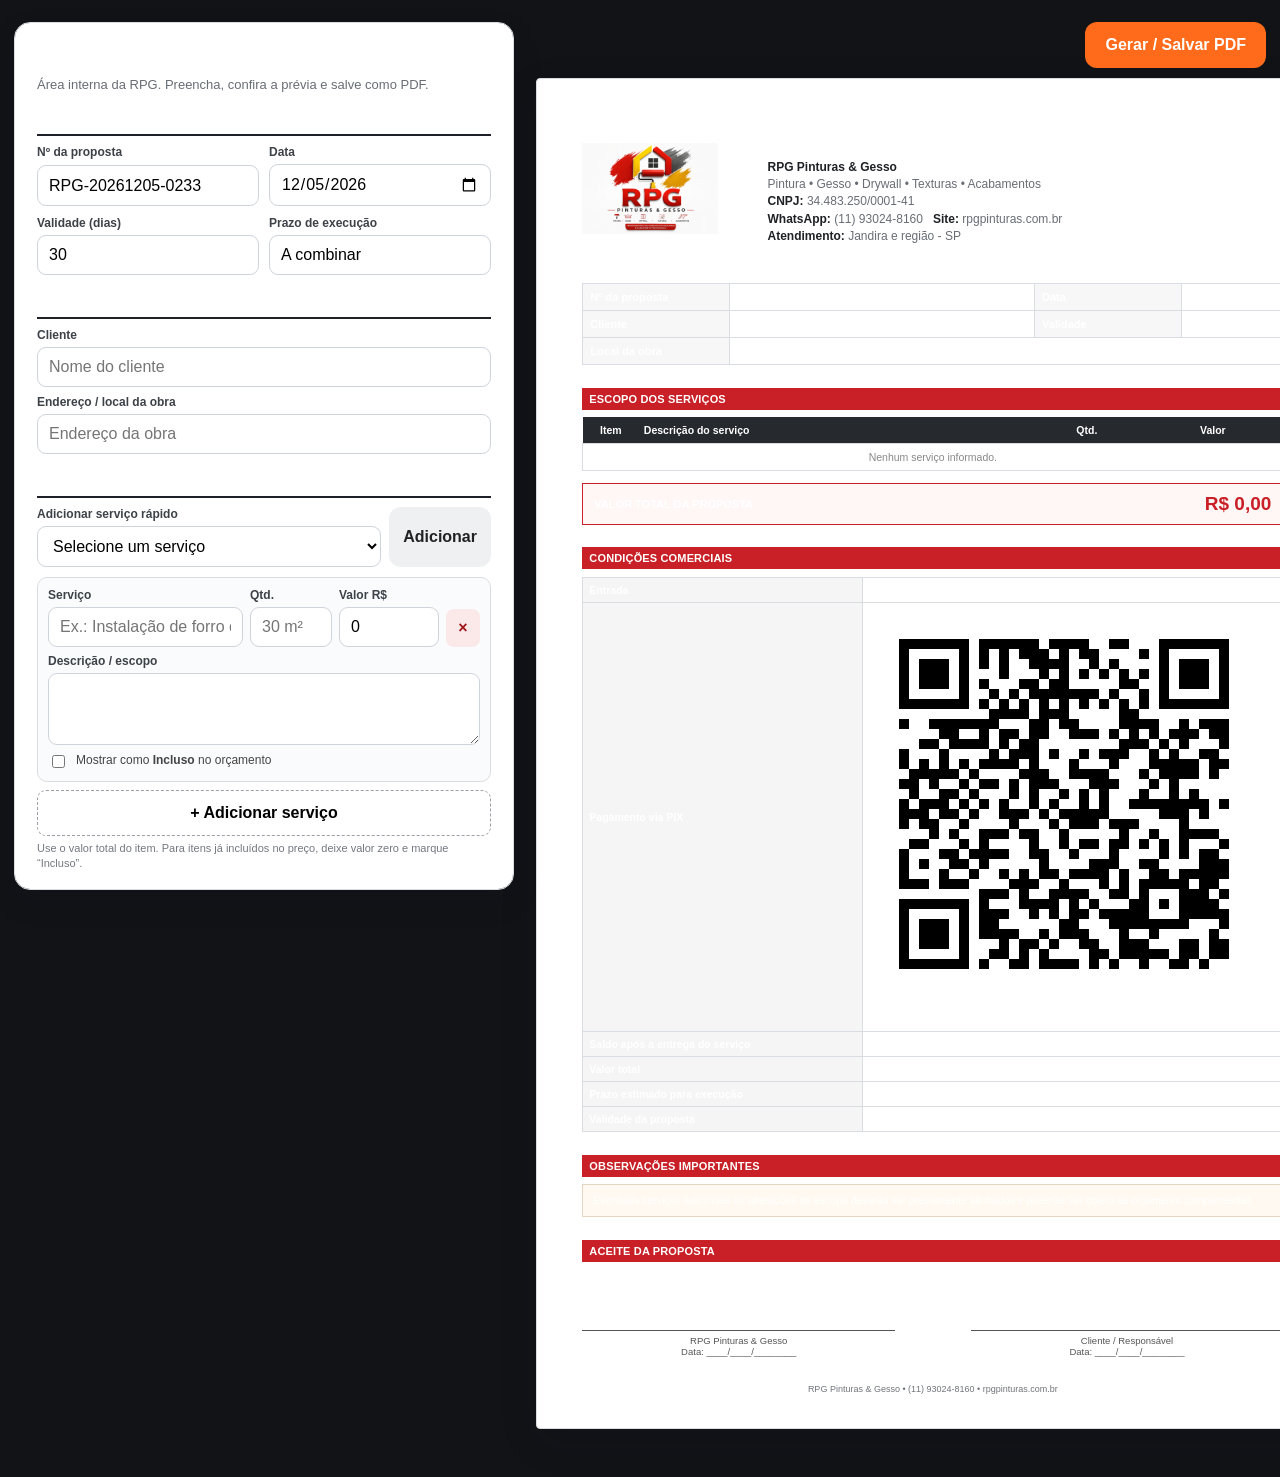
<file: orcamento/index.html>
<!doctype html>
<html lang="pt-BR">
<head>
  <meta charset="utf-8" />
  <meta name="viewport" content="width=device-width, initial-scale=1" />
  <meta name="robots" content="noindex,nofollow,noarchive" />
  <meta name="theme-color" content="#111317" />
  <title>Gerador de Orçamento | RPG Pinturas & Gesso</title>
  <style>
    :root{--ink:#1e2126;--muted:#686d75;--line:#d9dde2;--soft:#f4f5f7;--red:#c82026;--red2:#a9161b;--paper:#fff;--bg:#eef0f3;--ok:#197542}
    *{box-sizing:border-box}body{margin:0;font-family:Arial,Helvetica,sans-serif;color:var(--ink);background:var(--bg)}
    button,input,textarea,select{font:inherit}input,select,textarea{font-size:16px}.app{width:min(1450px,calc(100% - 28px));margin:22px auto 48px;display:grid;grid-template-columns:minmax(360px,500px) minmax(620px,1fr);gap:22px;align-items:start}
    .panel,.paper{background:#fff;border:1px solid var(--line);border-radius:16px;box-shadow:0 12px 32px rgba(24,28,33,.08)}
    .panel{padding:22px;position:sticky;top:16px;max-height:calc(100vh - 32px);overflow:auto}.panel h1{font-size:22px;margin:0}.panel .subtitle{color:var(--muted);font-size:13px;margin:6px 0 18px}.section-title{font-weight:800;font-size:13px;margin:20px 0 9px;padding-bottom:7px;border-bottom:2px solid var(--ink)}
    .grid2{display:grid;grid-template-columns:1fr 1fr;gap:10px}.grid3{display:grid;grid-template-columns:1fr 1fr 1fr;gap:10px}.field{display:grid;gap:5px}.field label{font-size:12px;font-weight:800;color:#3d4248}.field input[readonly]{background:#f1f3f5;color:#4b5563;font-weight:800}.field input,.field textarea,.field select{width:100%;border:1px solid #cfd4da;border-radius:9px;padding:10px 11px;background:#fff;outline:none}.field input:focus,.field textarea:focus,.field select:focus{border-color:#8b9199;box-shadow:0 0 0 3px rgba(50,55,60,.08)}textarea{resize:vertical;min-height:72px}
    .service-editor{display:grid;gap:9px}.service-row{border:1px solid var(--line);border-radius:10px;padding:10px;background:#fafbfc}.service-top{display:grid;grid-template-columns:1fr 82px 100px 34px;gap:7px;align-items:end}.service-desc{margin-top:7px}.icon-btn{border:0;background:#fbe9ea;color:#9f151a;width:34px;height:38px;border-radius:8px;font-weight:900;cursor:pointer}.add-btn{margin-top:8px;border:1px dashed #9ba0a6;background:#fff;border-radius:9px;padding:12px;width:100%;min-height:46px;cursor:pointer;font-weight:800}.quick-service{display:grid;grid-template-columns:1fr auto;gap:8px;margin-bottom:10px}.quick-service .btn{min-height:46px}.check{display:flex;gap:8px;align-items:flex-start;margin-top:8px;font-size:12px;color:#444}.check input{margin-top:2px}
    .actions{display:grid;grid-template-columns:1fr 1fr;gap:8px;margin-top:18px}.btn{border:0;border-radius:10px;padding:12px 14px;min-height:46px;font-weight:800;cursor:pointer}.btn-primary{background:var(--red);color:#fff}.btn-secondary{background:#22262b;color:#fff}.btn-light{background:#eef0f2;color:#222}.btn:hover{filter:brightness(.96)}.status{font-size:12px;color:var(--ok);font-weight:700;margin-top:8px;min-height:16px}
    .paper-wrap{min-width:0}.paper-actions{display:flex;justify-content:flex-end;gap:8px;margin-bottom:10px;flex-wrap:wrap}.paper{width:210mm;min-height:297mm;margin:auto;padding:11mm 12mm 9mm;background:var(--paper);border-radius:4px;box-shadow:0 12px 38px rgba(24,28,33,.12);overflow:hidden}
    .quote-header{display:grid;grid-template-columns:42mm 1fr;gap:7mm;align-items:center}.quote-logo{width:36mm;height:36mm;object-fit:contain}.quote-title{font-size:20px;font-weight:900;letter-spacing:-.3px}.quote-company{font-size:12px;color:var(--muted);line-height:1.45;margin-top:4px}.quote-company b{color:var(--ink)}
    .meta{width:100%;border-collapse:collapse;margin-top:7mm;font-size:11px}.meta td{border:1px solid var(--line);padding:7px}.meta .label{font-weight:800;background:#f7f7f8;width:21%}
    .bar{background:var(--red);color:#fff;font-weight:900;font-size:11px;letter-spacing:.15px;padding:5px 7px;margin:6mm 0 2mm}.services{width:100%;border-collapse:collapse;font-size:10.5px}.services th{background:#26292d;color:#fff;padding:7px 5px;text-align:left}.services td{border:1px solid var(--line);padding:7px 5px;vertical-align:top}.services td:nth-child(1),.services th:nth-child(1){width:8%;text-align:center}.services td:nth-child(3),.services th:nth-child(3){width:16%;text-align:center}.services td:nth-child(4),.services th:nth-child(4){width:20%;text-align:center}.service-name{font-weight:800}.service-note{color:#50555c;margin-top:2px;line-height:1.35}.total-box{display:grid;grid-template-columns:1fr auto;align-items:center;margin-top:3mm;border:1.5px solid var(--red);background:#fff6f6;padding:9px 11px}.total-label{font-size:11px;font-weight:900}.total-value{font-size:19px;font-weight:900;color:var(--red)}
    .conditions{width:100%;border-collapse:collapse;font-size:10.5px}.conditions td{border:1px solid var(--line);padding:6px}.conditions td:first-child{font-weight:800;background:#f5f5f6;width:40%}.notice{border:1px solid #e4d5c0;background:#fff9f1;padding:8px 10px;font-size:10.5px;line-height:1.45}.notice p{margin:0 0 5px}.notice p:last-child{margin:0}.accept{font-size:10.5px;line-height:1.45}.signatures{display:grid;grid-template-columns:1fr 1fr;gap:20mm;margin-top:12mm;text-align:center;font-size:9.5px;color:#555}.sig-line{border-top:1px solid #555;padding-top:4px}.quote-footer{text-align:center;color:#70747a;font-size:9px;margin-top:7mm}
    .empty{color:#888}.money{text-align:right}.helper{font-size:11px;color:#737880;margin-top:5px;line-height:1.35}.danger{color:#a9161b}
    @media(max-width:1150px){.app{grid-template-columns:1fr}.panel{position:static;max-height:none}.paper-wrap{overflow:auto}.paper{margin-left:auto;margin-right:auto}}
    @media(max-width:620px){
      body{padding-bottom:78px}.app{width:min(100% - 12px,1450px);margin:6px auto 18px;gap:12px}.panel{padding:14px;border-radius:12px}.panel h1{font-size:20px}.panel .subtitle{margin-bottom:12px}
      .grid2,.grid3{grid-template-columns:1fr}.field input,.field textarea,.field select{min-height:46px;padding:11px 12px}.service-top{grid-template-columns:1fr 1fr}.service-top .field:first-child{grid-column:1/-1}.service-top .remove-wrap{grid-column:2;text-align:right}.icon-btn{min-width:46px;min-height:46px}.actions{grid-template-columns:1fr}.quick-service{grid-template-columns:1fr}
      .paper-actions{justify-content:stretch}.paper-actions .btn{flex:1}.paper-wrap{border-radius:12px;overflow:visible}.paper{width:100%;min-height:0;margin:0;padding:16px 12px;border-radius:12px;box-shadow:none}.quote-header{grid-template-columns:72px 1fr;gap:10px}.quote-logo{width:66px;height:66px}.quote-title{font-size:15px}.quote-company{font-size:9px}.meta{font-size:9px;margin-top:14px}.meta td{padding:5px}.bar{margin:14px 0 6px}.services{font-size:8.5px}.services th,.services td{padding:5px 3px}.total-box{padding:7px}.total-value{font-size:15px}.conditions,.notice,.accept{font-size:9px}.pix-payment{align-items:flex-start}.pix-payment img{width:20mm;height:20mm}.pix-details{font-size:8.5px}.signatures{gap:18px;margin-top:24px}
      .mobile-dock{display:grid!important;grid-template-columns:1fr 1fr;gap:8px;position:fixed;left:0;right:0;bottom:0;padding:9px 10px;background:rgba(255,255,255,.97);border-top:1px solid var(--line);z-index:50;box-shadow:0 -8px 20px rgba(0,0,0,.08)}.mobile-dock .btn{min-height:50px}
    }
    .mobile-dock{display:none}
    @page{size:A4;margin:0}
    @media print{
      html,body{margin:0!important;padding:0!important;background:#fff!important}
      body *{visibility:hidden!important}
      .paper-wrap,.paper-wrap *{visibility:visible!important}
      .paper-wrap{position:absolute;left:0;top:0;width:100%;margin:0!important;padding:0!important;overflow:visible!important}
      .paper-actions,.mobile-dock{display:none!important}
      .paper{box-sizing:border-box;box-shadow:none!important;border:0!important;border-radius:0!important;width:210mm!important;min-height:0!important;height:auto!important;margin:0!important;padding:10mm 12mm 8mm!important;overflow:visible!important;break-after:auto!important;page-break-after:auto!important}
      .bar,.services th,.total-box,.notice,.meta .label,.conditions td:first-child{-webkit-print-color-adjust:exact;print-color-adjust:exact}
    }
  </style>
<!--critical-inline-->
<style>
html{background:#111317}
body{margin:0;background:#111317;color:#fff;font-family:Manrope,Arial,sans-serif}
.site-header{position:sticky;top:0;z-index:20;background:rgba(17,19,23,.96)}
.container{width:min(1120px,calc(100% - 32px));margin:0 auto}
.nav-wrap{display:flex;align-items:center;justify-content:space-between;min-height:72px;gap:16px}
.brand-logo{display:block;width:133px;height:auto}
.section-dark{background:#111317;color:#fff}
.local-hero{padding:56px 0 64px}
.local-page-grid{display:grid;grid-template-columns:1.05fr .95fr;gap:40px;align-items:center}
.local-page-hero h1{font-family:Montserrat,Arial,sans-serif;font-size:clamp(2.2rem,5vw,4.3rem);line-height:.98;margin:14px 0 18px}
.local-page-hero p{max-width:680px;line-height:1.65;color:#d5d7dc}
.hero-actions{display:flex;gap:12px;flex-wrap:wrap;margin-top:24px}
.btn{display:inline-flex;align-items:center;justify-content:center;text-decoration:none;border-radius:12px;font-weight:800}
.btn-primary{background:#ff6b1a;color:#fff;padding:14px 20px}
.hero-photo img{width:100%;height:auto;display:block}
@media(max-width:900px){.local-page-grid{grid-template-columns:1fr}.local-hero{padding-top:34px}.hero-visual{order:2}}
</style>
</head>
<body>
  <main class="app" id="quoteApp">
    <section class="panel" aria-label="Preenchimento do orçamento">
      <h1>Gerador de Orçamento</h1>
      <p class="subtitle">Área interna da RPG. Preencha, confira a prévia e salve como PDF.</p>

      <div class="section-title">Identificação</div>
      <div class="grid2">
        <div class="field"><label for="proposal">Nº da proposta</label><input id="proposal" type="text"></div>
        <div class="field"><label for="date">Data</label><input id="date" type="date"></div>
        <div class="field"><label for="validity">Validade (dias)</label><input id="validity" type="number" min="1" value="30"></div>
        <div class="field"><label for="deadline">Prazo de execução</label><input id="deadline" type="text" value="A combinar"></div>
      </div>

      <div class="section-title">Cliente e obra</div>
      <div class="field"><label for="client">Cliente</label><input id="client" type="text" placeholder="Nome do cliente"></div>
      <div class="field" style="margin-top:8px"><label for="location">Endereço / local da obra</label><input id="location" type="text" placeholder="Endereço da obra"></div>

      <div class="section-title">Serviços</div>
      <div class="quick-service">
        <div class="field">
          <label for="servicePreset">Adicionar serviço rápido</label>
          <select id="servicePreset">
            <option value="">Selecione um serviço</option>
            <option>Pintura residencial</option>
            <option>Pintura comercial</option>
            <option>Pintura interna</option>
            <option>Pintura externa</option>
            <option>Instalação de forro em Drywall</option>
            <option>Divisória em Drywall</option>
            <option>Forro de gesso</option>
            <option>Sanca de gesso</option>
            <option>Textura</option>
            <option>Grafiato</option>
            <option>Preparação / massa corrida</option>
            <option>Outro</option>
          </select>
        </div>
        <button type="button" class="btn btn-light" id="addPreset">Adicionar</button>
      </div>
      <div id="serviceEditor" class="service-editor"></div>
      <button type="button" class="add-btn" id="addService">+ Adicionar serviço</button>
      <p class="helper">Use o valor total do item. Para itens já incluídos no preço, deixe valor zero e marque “Incluso”.</p>

      <div class="section-title">Condições de pagamento</div>
      <div class="grid2">
        <div class="field"><label for="entry">Entrada (R$)</label><input id="entry" type="number" inputmode="decimal" step="0.01" min="0" value="1900"></div>
        <div class="field"><label for="balance">Saldo final (R$)</label><input id="balance" type="number" inputmode="decimal" step="0.01" min="0" value="0" readonly aria-readonly="true"></div>
      </div>
      <p class="helper">O valor total é calculado automaticamente pela soma dos serviços. O saldo final é recalculado automaticamente como <b>valor total − entrada</b>.</p>

      <div class="section-title">Observações</div>
      <label class="check"><input id="clientMaterials" type="checkbox" checked><span>Destacar que <b>massa corrida e tinta são de responsabilidade do cliente</b>.</span></label>
      <div class="field" style="margin-top:8px"><label for="extraNotes">Observação adicional</label><textarea id="extraNotes" placeholder="Opcional"></textarea></div>

      <div class="actions">
        <button type="button" class="btn btn-primary" id="generate">Atualizar orçamento</button>
        <button type="button" class="btn btn-secondary" id="printBtn">Gerar / Salvar PDF</button>
        <button type="button" class="btn btn-light" id="newQuote">Novo orçamento</button>
        <button type="button" class="btn btn-light" id="fillExample">Carregar exemplo</button>
        <button type="button" class="btn btn-light" id="shareBtn">Compartilhar resumo</button>
      </div>
      <div class="status" id="status" aria-live="polite"></div>
    </section>

    <section class="paper-wrap" aria-label="Prévia do orçamento">
      <div class="paper-actions">
        <button type="button" class="btn btn-primary" id="printTop">Gerar / Salvar PDF</button>
      </div>
      <article class="paper" id="paper">
        <header class="quote-header">
          <img width="1536" height="1024" src="logo-rpg.png" class="quote-logo" alt="Logo RPG Pinturas & Gesso">
          <div>
            <div class="quote-title">PROPOSTA COMERCIAL / ORÇAMENTO</div>
            <div class="quote-company"><b>RPG Pinturas &amp; Gesso</b><br>Pintura • Gesso • Drywall • Texturas • Acabamentos<br><b>CNPJ:</b> 34.483.250/0001-41<br><b>WhatsApp:</b> (11) 93024-8160 &nbsp; <b>Site:</b> rpgpinturas.com.br<br><b>Atendimento:</b> Jandira e região - SP</div>
          </div>
        </header>

        <table class="meta">
          <tr><td class="label">Nº da proposta</td><td id="pProposal"></td><td class="label">Data</td><td id="pDate"></td></tr>
          <tr><td class="label">Cliente</td><td id="pClient"></td><td class="label">Validade</td><td id="pValidity"></td></tr>
          <tr><td class="label">Local da obra</td><td colspan="3" id="pLocation"></td></tr>
        </table>

        <div class="bar">ESCOPO DOS SERVIÇOS</div>
        <table class="services">
          <thead><tr><th>Item</th><th>Descrição do serviço</th><th>Qtd.</th><th>Valor</th></tr></thead>
          <tbody id="pServices"></tbody>
        </table>

        <div class="total-box"><div class="total-label">VALOR TOTAL DA PROPOSTA</div><div class="total-value" id="pTotal">R$ 0,00</div></div>

        <div class="bar">CONDIÇÕES COMERCIAIS</div>
        <table class="conditions">
          <tr><td>Entrada</td><td id="pEntry"></td></tr>
          <tr><td>Pagamento via PIX</td><td>
            <div class="pix-payment">
              <img width="390" height="390" src="pix-qrcode.png" alt="QR Code da chave PIX RPG Pinturas &amp; Gesso">
              <div class="pix-details">
                <b>Chave PIX</b>
                rogeriorosendo583@gmail.com
                <div class="pix-hint">Aponte a câmera do celular para o QR Code ou utilize a chave acima.</div>
              </div>
            </div>
          </td></tr>
          <tr><td>Saldo após a entrega do serviço</td><td id="pBalance"></td></tr>
          <tr><td>Valor total</td><td id="pTotal2"></td></tr>
          <tr><td>Prazo estimado para execução</td><td id="pDeadline"></td></tr>
          <tr><td>Validade da proposta</td><td id="pValidity2"></td></tr>
        </table>

        <div class="bar">OBSERVAÇÕES IMPORTANTES</div>
        <div class="notice" id="pNotes"></div>

        <div class="bar">ACEITE DA PROPOSTA</div>
        <div class="accept">Declaro estar de acordo com o escopo, valores, forma de pagamento e demais condições apresentados nesta proposta comercial.</div>
        <div class="signatures">
          <div><div class="sig-line">RPG Pinturas &amp; Gesso</div><div>Data: ____/____/________</div></div>
          <div><div class="sig-line">Cliente / Responsável</div><div>Data: ____/____/________</div></div>
        </div>
        <div class="quote-footer">RPG Pinturas &amp; Gesso • (11) 93024-8160 • rpgpinturas.com.br</div>
      </article>
    </section>
  </main>

  <div class="mobile-dock" aria-label="Ações rápidas no celular">
    <button type="button" class="btn btn-primary" id="mobilePreview">Ver orçamento</button>
    <button type="button" class="btn btn-secondary" id="mobilePdf">Salvar PDF</button>
  </div>

  <script>
    (()=>{
      const app=document.getElementById('quoteApp');
      const $=id=>document.getElementById(id);
      const serviceEditor=$('serviceEditor');
      let serviceId=0;
      const brl=v=>new Intl.NumberFormat('pt-BR',{style:'currency',currency:'BRL'}).format(Number(v)||0);
      const formatDate=value=>{if(!value)return '—';const [y,m,d]=value.split('-');return `${d}/${m}/${y}`};
      const esc=s=>String(s??'').replace(/[&<>"]/g,c=>({'&':'&amp;','<':'&lt;','>':'&gt;','"':'&quot;'}[c]));
      const makeProposal=()=>{const d=new Date();const p=n=>String(n).padStart(2,'0');return `RPG-${d.getFullYear()}${p(d.getMonth()+1)}${p(d.getDate())}-${p(d.getHours())}${p(d.getMinutes())}`};
      const today=()=>{const d=new Date();const p=n=>String(n).padStart(2,'0');return `${d.getFullYear()}-${p(d.getMonth()+1)}-${p(d.getDate())}`};

      function addService(data={}){
        const id=++serviceId;
        const row=document.createElement('div'); row.className='service-row'; row.dataset.id=id;
        row.innerHTML=`<div class="service-top">
          <div class="field"><label>Serviço</label><input class="s-name" value="${esc(data.name||'')}" placeholder="Ex.: Instalação de forro em Drywall"></div>
          <div class="field"><label>Qtd.</label><input class="s-qty" value="${esc(data.qty||'')}" placeholder="30 m²"></div>
          <div class="field"><label>Valor R$</label><input class="s-value" type="number" inputmode="decimal" min="0" step="0.01" value="${Number(data.value)||0}"></div>
          <div class="remove-wrap"><button type="button" class="icon-btn remove" title="Remover item">×</button></div>
        </div>
        <div class="field service-desc"><label>Descrição / escopo</label><textarea class="s-desc" rows="2">${esc(data.desc||'')}</textarea></div>
        <label class="check"><input type="checkbox" class="s-included" ${data.included?'checked':''}><span>Mostrar como <b>Incluso</b> no orçamento</span></label>`;
        row.querySelector('.remove').addEventListener('click',()=>{row.remove();updatePreview()});
        row.querySelectorAll('input,textarea').forEach(el=>el.addEventListener('input',updatePreview));
        row.querySelector('.s-included').addEventListener('change',updatePreview);
        serviceEditor.appendChild(row);
        updatePreview();
      }

      function services(){return [...serviceEditor.querySelectorAll('.service-row')].map(row=>({
        name:row.querySelector('.s-name').value.trim(), qty:row.querySelector('.s-qty').value.trim(),
        value:Number(row.querySelector('.s-value').value)||0, desc:row.querySelector('.s-desc').value.trim(), included:row.querySelector('.s-included').checked
      }))}

      function recalcFinancials(){
        const serviceTotal=services().reduce((sum,s)=>sum+(s.included?0:Math.max(0,Number(s.value)||0)),0);
        const entry=Math.max(0,Number($('entry').value)||0);
        const balance=Math.max(0,serviceTotal-entry);
        $('balance').value=balance.toFixed(2);
        return {serviceTotal,entry,balance};
      }

      function updatePreview(){
        $('pProposal').textContent=$('proposal').value.trim()||'—'; $('pDate').textContent=formatDate($('date').value);
        $('pClient').textContent=$('client').value.trim()||'________________________________';
        $('pLocation').textContent=$('location').value.trim()||'________________________________';
        const validity=Math.max(1,Number($('validity').value)||30); $('pValidity').textContent=`${validity} dias`; $('pValidity2').textContent=`${validity} dias a partir da data de emissão`;
        $('pDeadline').textContent=$('deadline').value.trim()||'A combinar';
        const rows=services().filter(s=>s.name||s.desc||s.qty||s.value||s.included);
        $('pServices').innerHTML=rows.length?rows.map((s,i)=>`<tr><td>${i+1}</td><td><div class="service-name">${esc(s.name||'Serviço')}</div>${s.desc?`<div class="service-note">${esc(s.desc)}</div>`:''}</td><td>${esc(s.qty||'—')}</td><td>${s.included?'Incluso':brl(s.value)}</td></tr>`).join(''):`<tr><td colspan="4" class="empty">Nenhum serviço informado.</td></tr>`;
        const {serviceTotal:total,entry,balance}=recalcFinancials();
        $('pEntry').textContent=brl(entry); $('pBalance').textContent=brl(balance); $('pTotal').textContent=brl(total); $('pTotal2').textContent=brl(total);
        const notes=[];
        if($('clientMaterials').checked){notes.push('<p><b>Materiais de responsabilidade do cliente:</b> massa corrida e tinta.</p>');notes.push('<p>Os demais serviços e materiais necessários para a execução do escopo descrito nesta proposta estão inclusos, <b>exceto massa corrida e tinta</b>.</p>')}
        const extra=$('extraNotes').value.trim(); if(extra)notes.push(`<p>${esc(extra)}</p>`);
        notes.push('<p>Eventuais serviços adicionais ou alterações de escopo deverão ser previamente alinhados e poderão ser objeto de orçamento complementar.</p>');
        $('pNotes').innerHTML=notes.join('');
      }

      function example(){
        serviceEditor.innerHTML=''; serviceId=0;
        addService({name:'Instalação de forro em Drywall',qty:'30 m²',value:3900,desc:'Execução com estrutura metálica, placas, fita e parafusos, conforme área informada.'});
        addService({name:'Amaciamento e pintura do forro',qty:'Incluso',value:0,desc:'Aplicação de massa, acabamento liso e 2 demãos de tinta.',included:true});
        addService({name:'Pintura externa',qty:'Incluso',value:0,desc:'Preparação da superfície e acabamento final.',included:true});
        $('entry').value='0';$('balance').value='0';$('deadline').value='A combinar';$('validity').value='30';$('clientMaterials').checked=true;updatePreview();
      }
      function reset(){
        $('proposal').value=makeProposal();$('date').value=today();$('validity').value='30';$('deadline').value='A combinar';$('client').value='';$('location').value='';$('entry').value='0';$('balance').value='0';$('extraNotes').value='';$('clientMaterials').checked=false;serviceEditor.innerHTML='';serviceId=0;addService();updatePreview();$('status').textContent='Novo orçamento iniciado.';
      }
      function printQuote(){
        updatePreview();
        const filled=services().filter(s=>s.name||s.desc||s.qty||s.value||s.included);
        const total=filled.reduce((sum,s)=>sum+(s.included?0:Math.max(0,Number(s.value)||0)),0);
        if(!filled.length || total<=0){
          $('status').textContent='Informe pelo menos um serviço com valor antes de gerar o PDF.';
          return;
        }
        $('status').textContent='Abrindo a prévia. Escolha “Salvar como PDF” no celular ou computador.';
        requestAnimationFrame(()=>requestAnimationFrame(()=>window.print()));
      }

      function addPresetService(){
        const name=$('servicePreset').value;
        if(!name)return;
        const presets={
          'Pintura residencial':'Preparação da superfície e pintura residencial conforme escopo da visita.',
          'Pintura comercial':'Preparação da superfície e pintura de ambiente comercial conforme escopo da visita.',
          'Pintura interna':'Preparação das superfícies e pintura interna com acabamento final.',
          'Pintura externa':'Preparação da superfície e execução da pintura externa.',
          'Instalação de forro em Drywall':'Execução com estrutura metálica, placas, fita e parafusos.',
          'Divisória em Drywall':'Montagem de estrutura, placas e tratamento das juntas.',
          'Forro de gesso':'Execução de forro em gesso conforme medidas e condições da obra.',
          'Sanca de gesso':'Execução de sanca de gesso conforme modelo e medidas definidas.',
          'Textura':'Preparação e aplicação de textura conforme acabamento escolhido.',
          'Grafiato':'Preparação e aplicação de grafiato conforme acabamento escolhido.',
          'Preparação / massa corrida':'Preparação da superfície, correções e aplicação de massa corrida.',
          'Outro':''
        };
        addService({name,desc:presets[name]||''});
        $('servicePreset').value='';
        updatePreview();
        const rows=serviceEditor.querySelectorAll('.service-row');
        const last=rows[rows.length-1];
        if(last)last.querySelector('.s-qty')?.focus();
      }

      function shareSummary(){
        updatePreview();
        const client=$('client').value.trim()||'Cliente';
        const {serviceTotal:total,entry,balance}=recalcFinancials();
        const text=`RPG Pinturas & Gesso\nCNPJ: 34.483.250/0001-41\nProposta: ${$('proposal').value}\nCliente: ${client}\nValor total: ${brl(total)}\nEntrada: ${brl(entry)}\nSaldo final: ${brl(balance)}\nPIX: rogeriorosendo583@gmail.com\n\nSalve o PDF completo pelo botão “Salvar PDF”.`;
        if(navigator.share){
          navigator.share({title:'Orçamento RPG Pinturas & Gesso',text}).catch(()=>{});
        }else{
          $('status').textContent='Compartilhamento direto não disponível neste navegador. Use “Salvar PDF” e envie o arquivo pelo WhatsApp.';
        }
      }

      $('addService').addEventListener('click',()=>addService());
      $('addPreset').addEventListener('click',addPresetService);
      $('servicePreset').addEventListener('change',()=>{ if($('servicePreset').value) addPresetService(); });
      $('generate').addEventListener('click',()=>{updatePreview();$('status').textContent='Orçamento atualizado na prévia.';document.getElementById('paper').scrollIntoView({behavior:'smooth',block:'start'})});
      $('printBtn').addEventListener('click',printQuote);$('printTop').addEventListener('click',printQuote);$('mobilePdf').addEventListener('click',printQuote);
      $('mobilePreview').addEventListener('click',()=>{updatePreview();document.getElementById('paper').scrollIntoView({behavior:'smooth',block:'start'})});
      $('shareBtn').addEventListener('click',shareSummary);
      $('newQuote').addEventListener('click',reset);$('fillExample').addEventListener('click',example);
      ['proposal','date','validity','deadline','client','location','entry','balance','extraNotes'].forEach(id=>$(id).addEventListener('input',updatePreview));$('clientMaterials').addEventListener('change',updatePreview);
      reset();$('status').textContent='Preencha os dados para criar um novo orçamento.';
    })();
  </script>
</body>
</html>
</file>
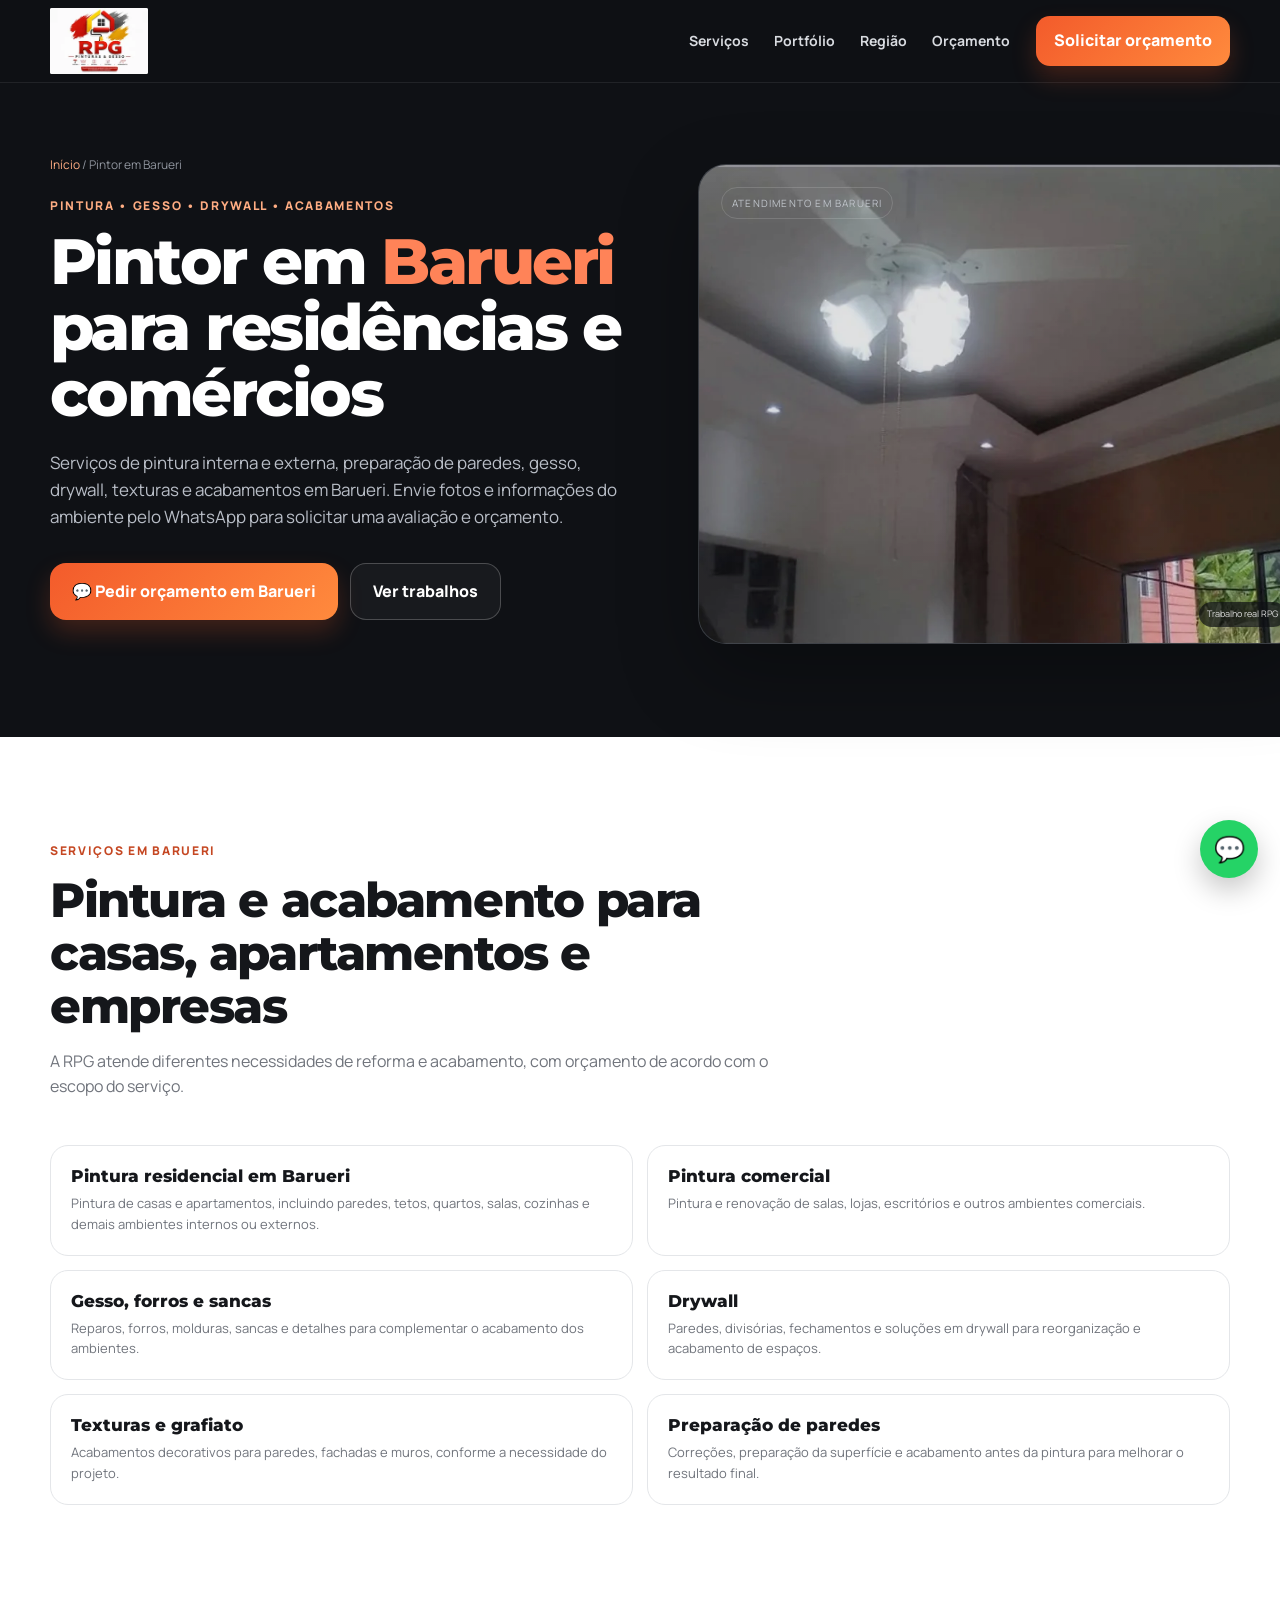
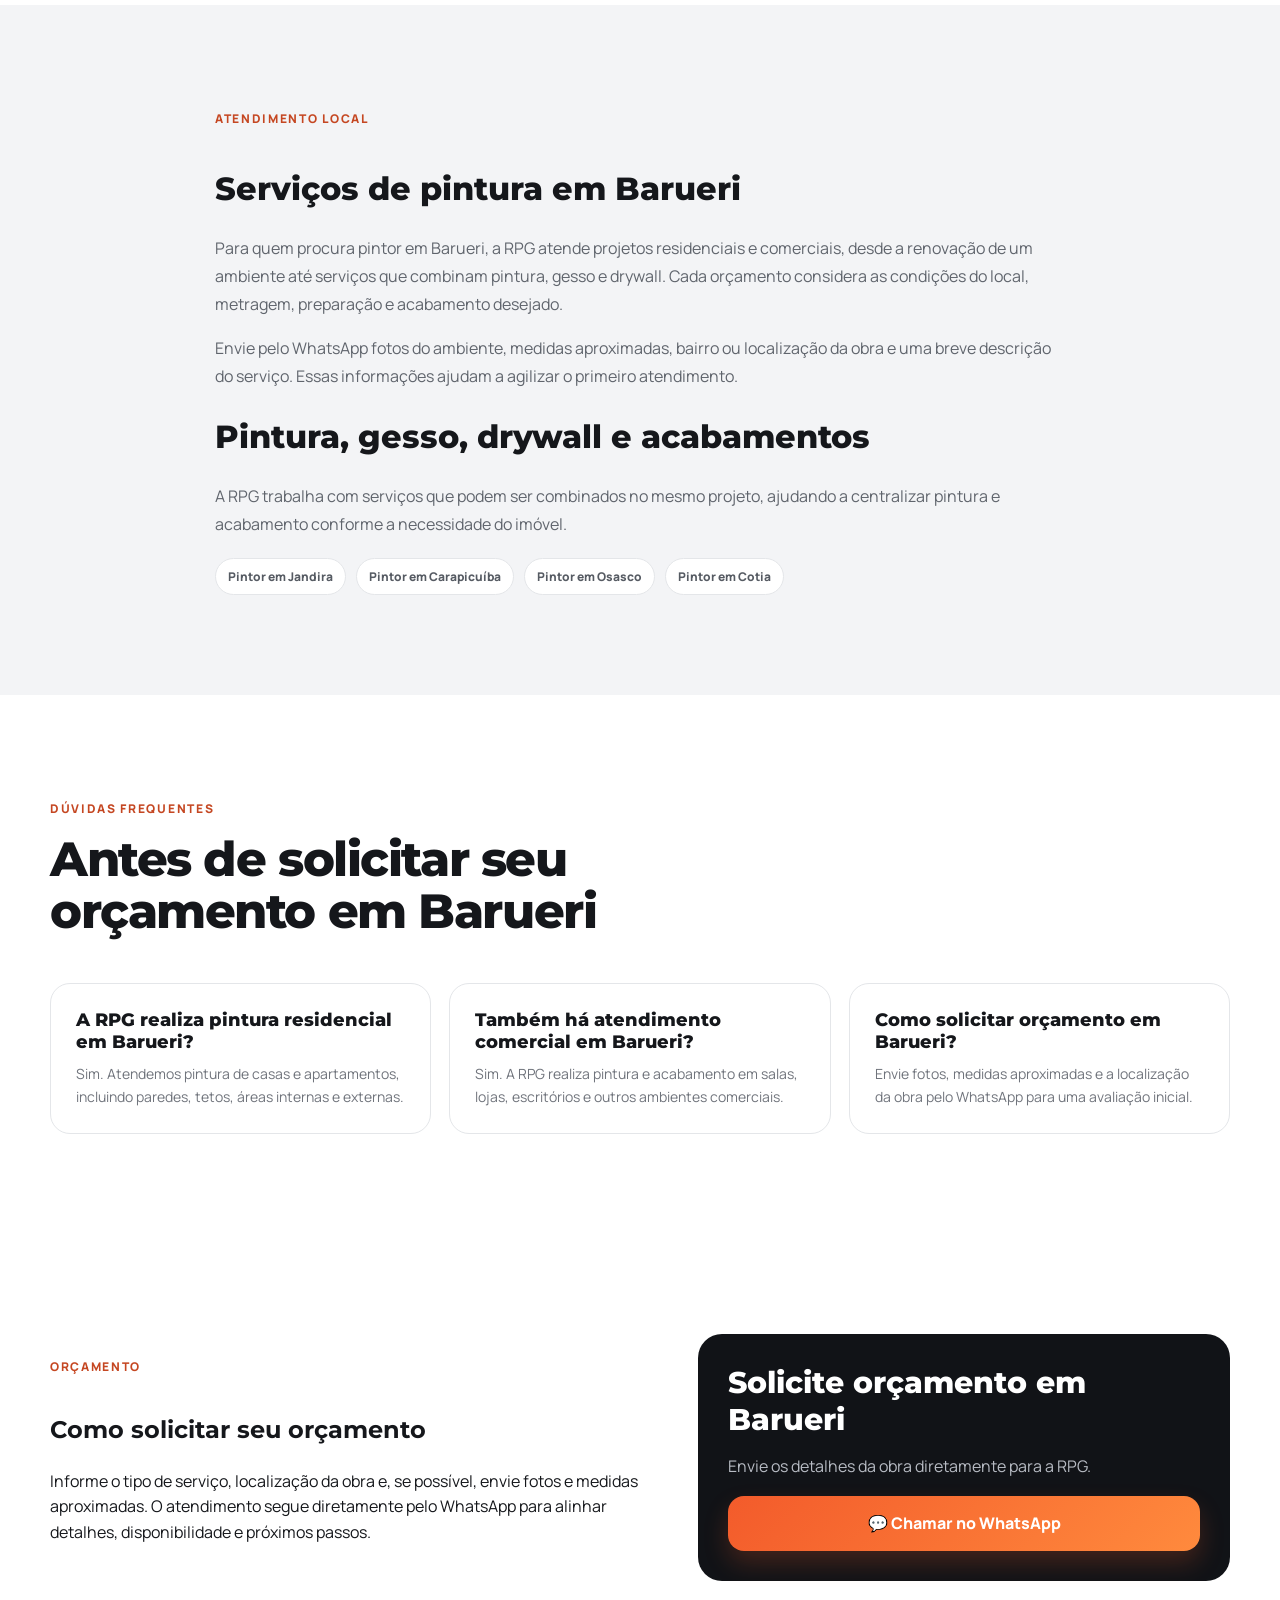
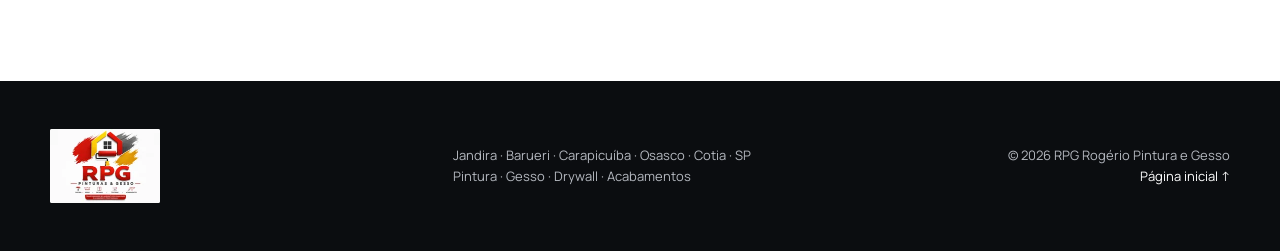
<file: pintor-barueri/index.html>
<!doctype html>
<html lang="pt-BR">
<head>
  <!-- Google tag (gtag.js) -->
  <script async src="https://www.googletagmanager.com/gtag/js?id=G-4GJXYVEVCH"></script>
  <script>
    window.dataLayer = window.dataLayer || [];
    function gtag(){dataLayer.push(arguments);}
    gtag('js', new Date());
    gtag('config', 'G-4GJXYVEVCH');
  </script>
  <meta charset="utf-8" />
  <meta name="viewport" content="width=device-width, initial-scale=1" />
  <title>Pintor em Barueri | Pintura, Gesso e Drywall | RPG</title>
  <meta name="description" content="Procurando pintor em Barueri? Pintura residencial e comercial, gesso, drywall, texturas e acabamentos. Solicite orçamento pelo WhatsApp." />
  <meta name="robots" content="index,follow,max-image-preview:large" />
  <meta name="theme-color" content="#111317" />
  <link rel="canonical" href="https://rpgpinturas.com.br/pintor-barueri/" />
  <meta property="og:locale" content="pt_BR" />
  <meta property="og:type" content="website" />
  <meta property="og:title" content="Pintor em Barueri | Pintura, Gesso e Drywall | RPG" />
  <meta property="og:description" content="Procurando pintor em Barueri? Pintura residencial e comercial, gesso, drywall, texturas e acabamentos. Solicite orçamento pelo WhatsApp." />
  <meta property="og:url" content="https://rpgpinturas.com.br/pintor-barueri/" />
  <meta property="og:image" content="https://rpgpinturas.com.br/images/logo-rpg.png" />
  <link rel="icon" type="image/png" href="../images/favicon-rpg.png" />
  <link rel="stylesheet" href="https://fonts.googleapis.com/css2?family=Manrope:wght@400;500;600;700;800&family=Montserrat:wght@700;800;900&display=swap"></noscript>
  <link rel="stylesheet" href="../css/style.css?v=20260917-mobile2">
  <script type="application/ld+json">{"@context":"https://schema.org","@graph":[{"@type":"Service","name":"Pintor em Barueri - pintura, gesso e drywall","description":"Procurando pintor em Barueri? Pintura residencial e comercial, gesso, drywall, texturas e acabamentos. Solicite orçamento pelo WhatsApp.","provider":{"@type":"HomeAndConstructionBusiness","name":"RPG Pinturas & Gesso","url":"https://rpgpinturas.com.br/","telephone":"+55 11 93024-8160"},"areaServed":{"@type":"City","name":"Barueri","containedInPlace":{"@type":"State","name":"São Paulo"}},"serviceType":["Pintura residencial","Pintura comercial","Pintura interna","Pintura externa","Gesso","Drywall","Texturas","Grafiato","Sancas"]},{"@type":"FAQPage","mainEntity":[{"@type":"Question","name":"A RPG realiza pintura residencial em Barueri?","acceptedAnswer":{"@type":"Answer","text":"Sim. Atendemos pintura de casas e apartamentos, incluindo paredes, tetos, áreas internas e externas."}},{"@type":"Question","name":"Também há atendimento comercial em Barueri?","acceptedAnswer":{"@type":"Answer","text":"Sim. A RPG realiza pintura e acabamento em salas, lojas, escritórios e outros ambientes comerciais."}},{"@type":"Question","name":"Como solicitar orçamento em Barueri?","acceptedAnswer":{"@type":"Answer","text":"Envie fotos, medidas aproximadas e a localização da obra pelo WhatsApp para uma avaliação inicial."}}]}]}</script>
</head>
<body>
  <header class="site-header" id="topo"><div class="container nav-wrap"><a class="brand" href="../" aria-label="RPG Pinturas e Gesso - início"><img class="brand-logo" width="133" height="89" src="../images/logo-rpg-small.webp" alt="RPG Pinturas e Gesso" /></a><button class="menu-toggle" aria-label="Abrir menu" aria-expanded="false">☰</button><nav class="nav"><a href="../#servicos">Serviços</a><a href="../#portfolio">Portfólio</a><a href="../#regiao">Região</a><a href="../#orcamento">Orçamento</a></nav><a class="btn btn-primary nav-cta" data-whatsapp="barueri-header" target="_blank" rel="noopener" href="https://wa.me/5511930248160?text=Olá%20Rogério!%20Estou%20em%20Barueri%20e%20gostaria%20de%20solicitar%20um%20orçamento.">Solicitar orçamento</a></div></header>
  <main>
    <section class="section-dark local-hero"><div class="container local-page-grid"><div class="local-page-hero reveal"><div class="breadcrumbs"><a href="../">Início</a> / Pintor em Barueri</div><span class="eyebrow">Pintura • Gesso • Drywall • Acabamentos</span><h1>Pintor em <span>Barueri</span> para residências e comércios</h1><p>Serviços de pintura interna e externa, preparação de paredes, gesso, drywall, texturas e acabamentos em Barueri. Envie fotos e informações do ambiente pelo WhatsApp para solicitar uma avaliação e orçamento.</p><div class="hero-actions"><a class="btn btn-primary btn-lg" data-whatsapp="barueri-hero" target="_blank" rel="noopener" href="https://wa.me/5511930248160?text=Olá%20Rogério!%20Estou%20em%20Barueri%20e%20gostaria%20de%20um%20orçamento.">💬 Pedir orçamento em Barueri</a><a class="btn btn-ghost btn-lg" href="../#portfolio">Ver trabalhos</a></div></div><div class="hero-visual reveal"><div class="photo-card hero-photo"><img width="640" height="363" src="../images/portfolio/sanca-iluminacao-rpg-640.webp" srcset="../images/portfolio/sanca-iluminacao-rpg-640.webp 640w, ../images/portfolio/sanca-iluminacao-rpg.webp 1280w" sizes="(max-width: 700px) 100vw, 55vw" alt="Sanca em gesso com iluminação e acabamento em trabalho da RPG" loading="eager" fetchpriority="high" /><span class="photo-label">ATENDIMENTO EM BARUERI</span><span class="photo-source">Trabalho real RPG</span></div></div></div></section>

    <section class="section"><div class="container"><div class="section-heading reveal"><span class="eyebrow dark">Serviços em Barueri</span><h2>Pintura e acabamento para casas, apartamentos e empresas</h2><p>A RPG atende diferentes necessidades de reforma e acabamento, com orçamento de acordo com o escopo do serviço.</p></div><div class="local-service-list"><article class="local-service-item reveal"><h3>Pintura residencial em Barueri</h3><p>Pintura de casas e apartamentos, incluindo paredes, tetos, quartos, salas, cozinhas e demais ambientes internos ou externos.</p></article><article class="local-service-item reveal"><h3>Pintura comercial</h3><p>Pintura e renovação de salas, lojas, escritórios e outros ambientes comerciais.</p></article><article class="local-service-item reveal"><h3>Gesso, forros e sancas</h3><p>Reparos, forros, molduras, sancas e detalhes para complementar o acabamento dos ambientes.</p></article><article class="local-service-item reveal"><h3>Drywall</h3><p>Paredes, divisórias, fechamentos e soluções em drywall para reorganização e acabamento de espaços.</p></article><article class="local-service-item reveal"><h3>Texturas e grafiato</h3><p>Acabamentos decorativos para paredes, fachadas e muros, conforme a necessidade do projeto.</p></article><article class="local-service-item reveal"><h3>Preparação de paredes</h3><p>Correções, preparação da superfície e acabamento antes da pintura para melhorar o resultado final.</p></article></div></div></section>

    <section class="section section-soft"><div class="container seo-copy reveal">
      <span class="eyebrow dark">Atendimento local</span>
      <h2>Serviços de pintura em Barueri</h2>
      <p>Para quem procura pintor em Barueri, a RPG atende projetos residenciais e comerciais, desde a renovação de um ambiente até serviços que combinam pintura, gesso e drywall. Cada orçamento considera as condições do local, metragem, preparação e acabamento desejado.</p>
      <p>Envie pelo WhatsApp fotos do ambiente, medidas aproximadas, bairro ou localização da obra e uma breve descrição do serviço. Essas informações ajudam a agilizar o primeiro atendimento.</p>
      <h2>Pintura, gesso, drywall e acabamentos</h2>
      <p>A RPG trabalha com serviços que podem ser combinados no mesmo projeto, ajudando a centralizar pintura e acabamento conforme a necessidade do imóvel.</p>
      <div class="city-links"><a href="../pintor-jandira/">Pintor em Jandira</a><a href="../pintor-carapicuiba/">Pintor em Carapicuíba</a><a href="../pintor-osasco/">Pintor em Osasco</a><a href="../pintor-cotia/">Pintor em Cotia</a></div>
    </div></section>

<section class="section faq-section"><div class="container"><div class="section-heading reveal"><span class="eyebrow dark">Dúvidas frequentes</span><h2>Antes de solicitar seu orçamento em Barueri</h2></div><div class="faq-grid"><article class="faq-card reveal"><h3>A RPG realiza pintura residencial em Barueri?</h3><p>Sim. Atendemos pintura de casas e apartamentos, incluindo paredes, tetos, áreas internas e externas.</p></article><article class="faq-card reveal"><h3>Também há atendimento comercial em Barueri?</h3><p>Sim. A RPG realiza pintura e acabamento em salas, lojas, escritórios e outros ambientes comerciais.</p></article><article class="faq-card reveal"><h3>Como solicitar orçamento em Barueri?</h3><p>Envie fotos, medidas aproximadas e a localização da obra pelo WhatsApp para uma avaliação inicial.</p></article></div></div></section>

    <section class="section"><div class="container local-page-grid"><div class="reveal"><span class="eyebrow dark">Orçamento</span><h2>Como solicitar seu orçamento</h2><p>Informe o tipo de serviço, localização da obra e, se possível, envie fotos e medidas aproximadas. O atendimento segue diretamente pelo WhatsApp para alinhar detalhes, disponibilidade e próximos passos.</p></div><div class="local-cta-box reveal"><h2>Solicite orçamento em Barueri</h2><p>Envie os detalhes da obra diretamente para a RPG.</p><a class="btn btn-primary btn-lg full" data-whatsapp="barueri-final" target="_blank" rel="noopener" href="https://wa.me/5511930248160?text=Olá%20Rogério!%20Estou%20em%20Barueri%20e%20quero%20solicitar%20um%20orçamento.">💬 Chamar no WhatsApp</a></div></div></section>
  </main>
  <footer><div class="container footer-grid"><a class="brand footer-brand" href="../"><img class="brand-logo footer-logo" width="220" height="147" src="../images/logo-rpg-small.webp" alt="RPG Pinturas e Gesso" /></a><p>Jandira · Barueri · Carapicuíba · Osasco · Cotia · SP<br>Pintura · Gesso · Drywall · Acabamentos</p><p class="footer-right">© 2026 RPG Rogério Pintura e Gesso<br><a href="../">Página inicial ↑</a></p></div></footer>
  <a class="whatsapp-float" data-whatsapp="barueri-float" target="_blank" rel="noopener" aria-label="Chamar no WhatsApp" href="https://wa.me/5511930248160?text=Olá%20Rogério!%20Estou%20na%20página%20de%20Barueri%20e%20gostaria%20de%20um%20orçamento.">💬</a>
  <script src="../js/main.js" defer></script>
</body>
</html>
</file>
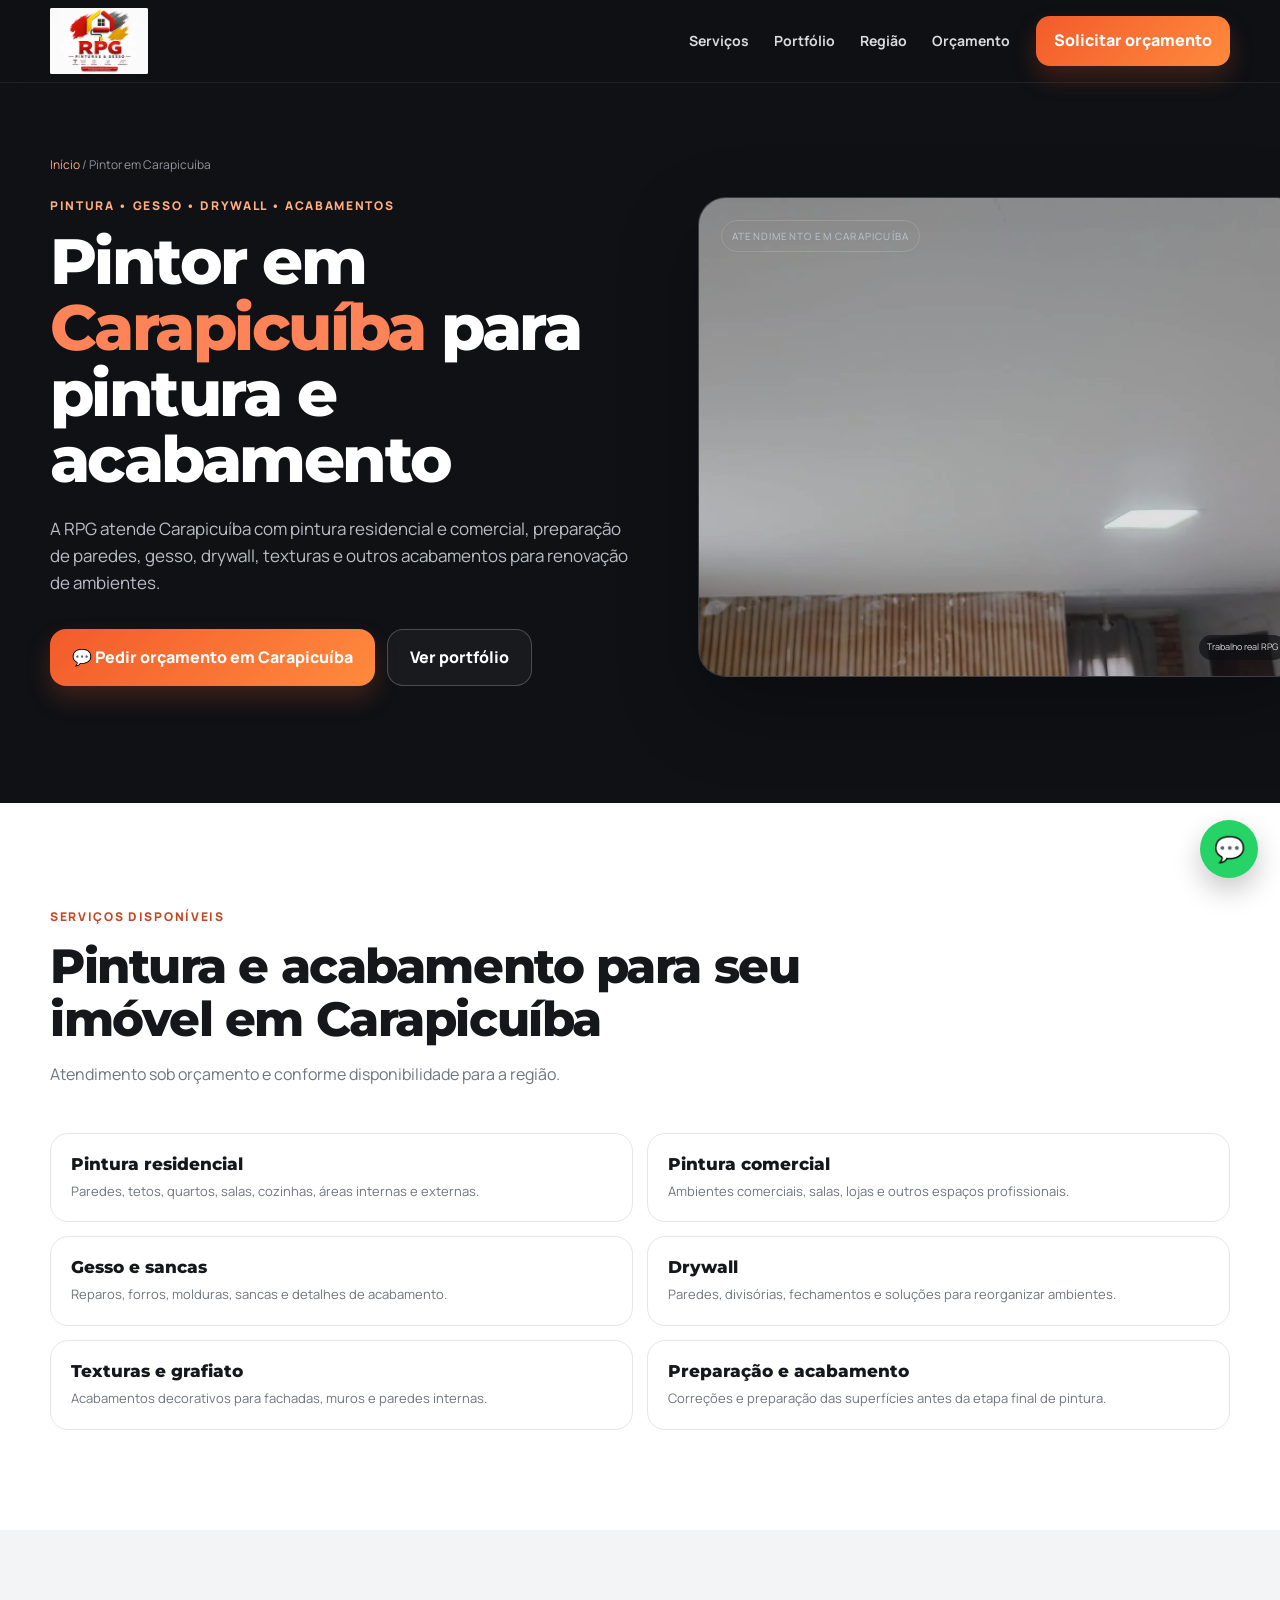
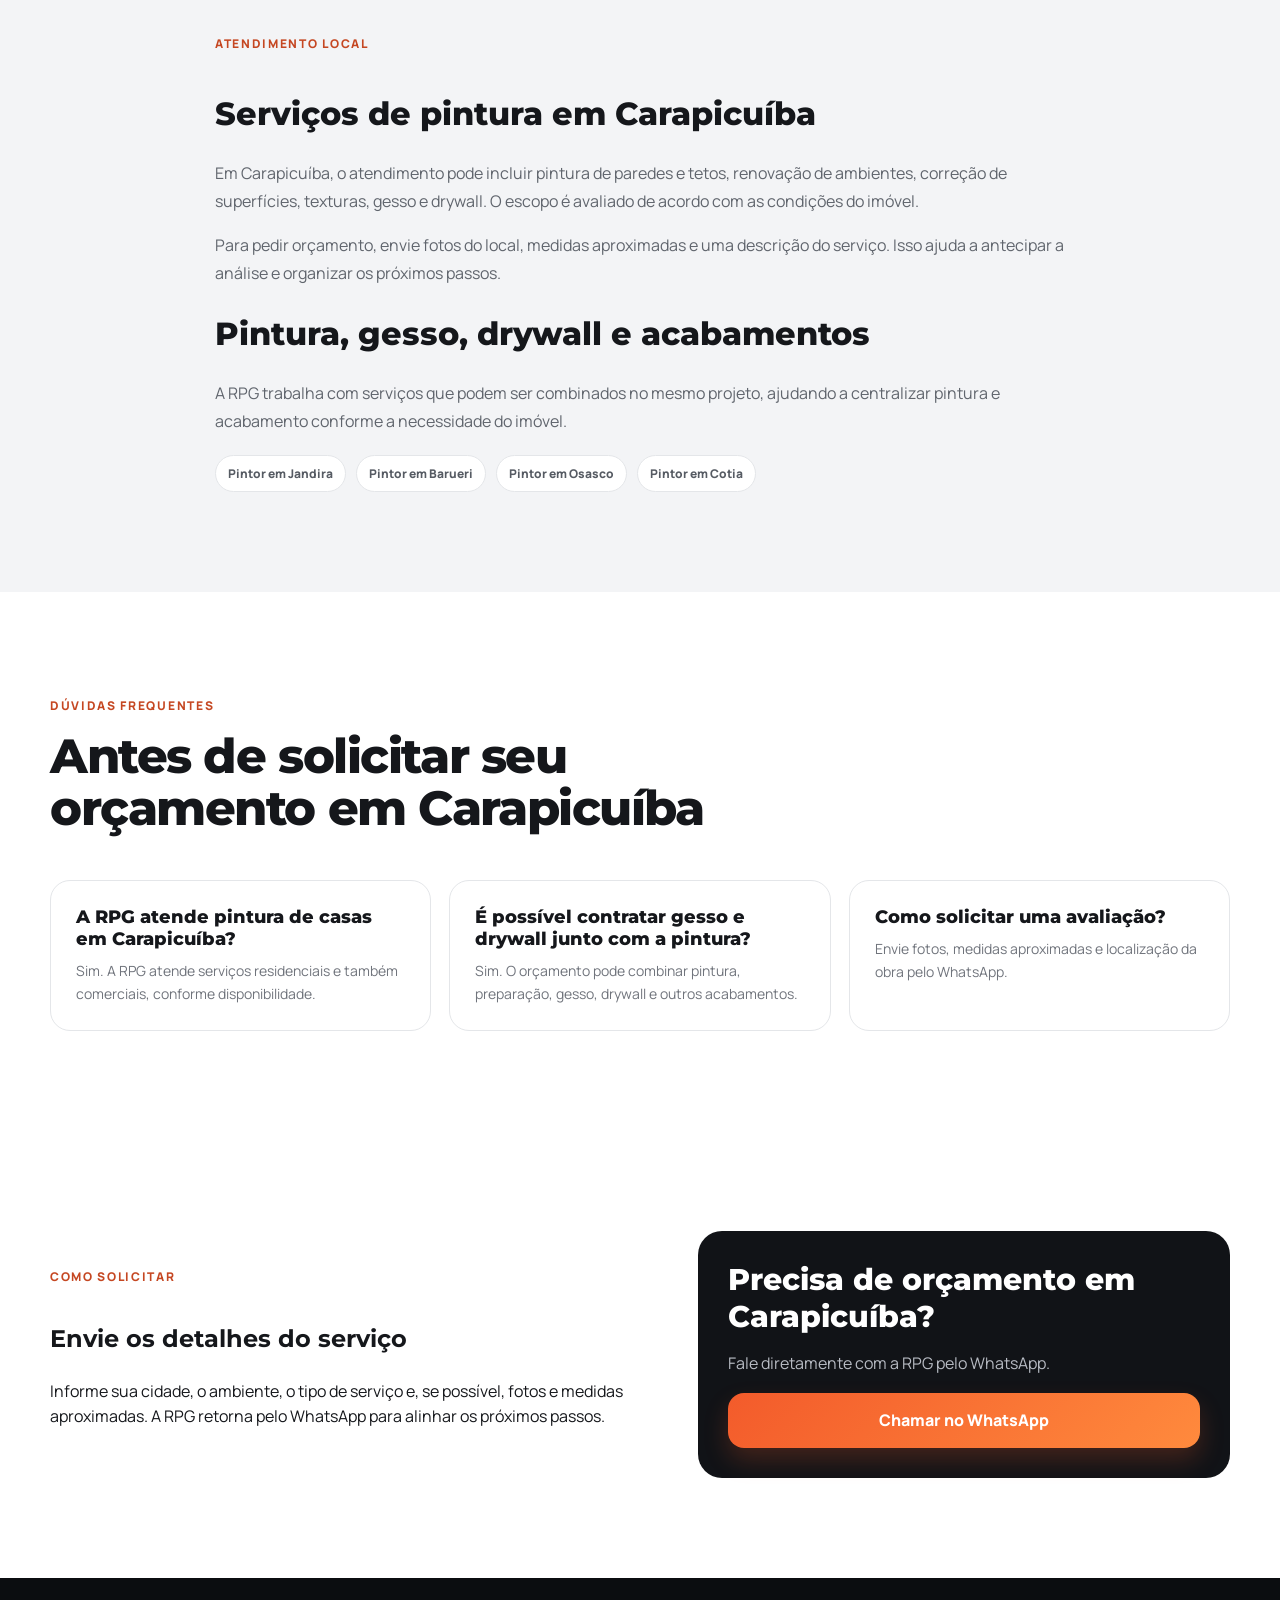
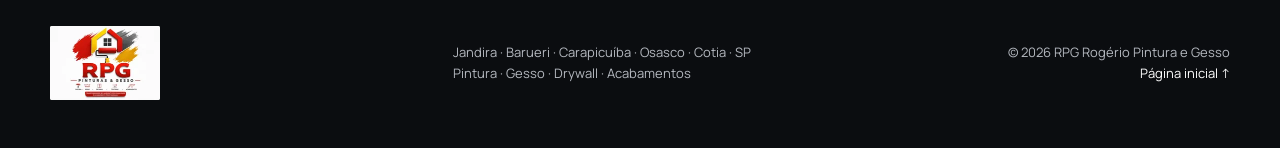
<file: pintor-carapicuiba/index.html>
<!doctype html>
<html lang="pt-BR">
<head>
  <!-- Google tag (gtag.js) -->
  <script async src="https://www.googletagmanager.com/gtag/js?id=G-4GJXYVEVCH"></script>
  <script>
    window.dataLayer = window.dataLayer || [];
    function gtag(){dataLayer.push(arguments);}
    gtag('js', new Date());
    gtag('config', 'G-4GJXYVEVCH');
  </script>
  <meta charset="utf-8" />
  <meta name="viewport" content="width=device-width, initial-scale=1" />
  <title>Pintor em Carapicuíba | Pintura e Acabamentos | RPG</title>
  <meta name="description" content="Pintor em Carapicuíba para pintura residencial e comercial, gesso, drywall, texturas e acabamentos. Peça orçamento pelo WhatsApp." />
  <meta name="robots" content="index,follow,max-image-preview:large" />
  <meta name="theme-color" content="#111317" />
  <link rel="canonical" href="https://rpgpinturas.com.br/pintor-carapicuiba/" />
  <meta property="og:locale" content="pt_BR" />
  <meta property="og:type" content="website" />
  <meta property="og:title" content="Pintor em Carapicuíba | Pintura e Acabamentos | RPG" />
  <meta property="og:description" content="Pintor em Carapicuíba para pintura residencial e comercial, gesso, drywall, texturas e acabamentos. Peça orçamento pelo WhatsApp." />
  <meta property="og:url" content="https://rpgpinturas.com.br/pintor-carapicuiba/" />
  <meta property="og:image" content="https://rpgpinturas.com.br/images/logo-rpg.png" />
  <link rel="icon" type="image/png" href="../images/favicon-rpg.png" />
  <link rel="stylesheet" href="https://fonts.googleapis.com/css2?family=Manrope:wght@400;500;600;700;800&family=Montserrat:wght@700;800;900&display=swap"></noscript>
  <link rel="stylesheet" href="../css/style.css?v=20260917-mobile2">
  <script type="application/ld+json">{"@context":"https://schema.org","@graph":[{"@type":"Service","name":"Pintor em Carapicuíba - pintura, gesso e drywall","description":"Pintor em Carapicuíba para pintura residencial e comercial, gesso, drywall, texturas e acabamentos. Peça orçamento pelo WhatsApp.","provider":{"@type":"HomeAndConstructionBusiness","name":"RPG Pinturas & Gesso","url":"https://rpgpinturas.com.br/","telephone":"+55 11 93024-8160"},"areaServed":{"@type":"City","name":"Carapicuíba","containedInPlace":{"@type":"State","name":"São Paulo"}},"serviceType":["Pintura residencial","Pintura comercial","Pintura interna","Pintura externa","Gesso","Drywall","Texturas","Grafiato","Sancas"]},{"@type":"FAQPage","mainEntity":[{"@type":"Question","name":"A RPG atende pintura de casas em Carapicuíba?","acceptedAnswer":{"@type":"Answer","text":"Sim. A RPG atende serviços residenciais e também comerciais, conforme disponibilidade."}},{"@type":"Question","name":"É possível contratar gesso e drywall junto com a pintura?","acceptedAnswer":{"@type":"Answer","text":"Sim. O orçamento pode combinar pintura, preparação, gesso, drywall e outros acabamentos."}},{"@type":"Question","name":"Como solicitar uma avaliação?","acceptedAnswer":{"@type":"Answer","text":"Envie fotos, medidas aproximadas e localização da obra pelo WhatsApp."}}]}]}</script>
</head>
<body>
  <header class="site-header" id="topo"><div class="container nav-wrap"><a class="brand" href="../" aria-label="RPG Pinturas e Gesso - início"><img class="brand-logo" width="133" height="89" src="../images/logo-rpg-small.webp" alt="RPG Pinturas e Gesso" /></a><button class="menu-toggle" aria-label="Abrir menu" aria-expanded="false">☰</button><nav class="nav"><a href="../#servicos">Serviços</a><a href="../#portfolio">Portfólio</a><a href="../#regiao">Região</a><a href="../#orcamento">Orçamento</a></nav><a class="btn btn-primary nav-cta" data-whatsapp="carapicuiba-header" target="_blank" rel="noopener" href="https://wa.me/5511930248160?text=Olá%20Rogério!%20Estou%20em%20Carapicuiba%20e%20gostaria%20de%20solicitar%20um%20orçamento.">Solicitar orçamento</a></div></header>
  <main>
    <section class="section-dark local-hero"><div class="container local-page-grid"><div class="local-page-hero reveal"><div class="breadcrumbs"><a href="../">Início</a> / Pintor em Carapicuíba</div><span class="eyebrow">Pintura • Gesso • Drywall • Acabamentos</span><h1>Pintor em <span>Carapicuíba</span> para pintura e acabamento</h1><p>A RPG atende Carapicuíba com pintura residencial e comercial, preparação de paredes, gesso, drywall, texturas e outros acabamentos para renovação de ambientes.</p><div class="hero-actions"><a class="btn btn-primary btn-lg" data-whatsapp="carapicuiba-hero" target="_blank" rel="noopener" href="https://wa.me/5511930248160?text=Olá%20Rogério!%20Estou%20em%20Carapicuiba%20e%20gostaria%20de%20um%20orçamento.">💬 Pedir orçamento em Carapicuíba</a><a class="btn btn-ghost btn-lg" href="../#portfolio">Ver portfólio</a></div></div><div class="hero-visual reveal"><div class="photo-card hero-photo"><img width="1599" height="899" src="../images/portfolio/teto-acabamento-final-rpg.webp" alt="Teto com acabamento final realizado pela RPG em projeto residencial" loading="eager" fetchpriority="high" /><span class="photo-label">ATENDIMENTO EM CARAPICUÍBA</span><span class="photo-source">Trabalho real RPG</span></div></div></div></section>

    <section class="section"><div class="container"><div class="section-heading reveal"><span class="eyebrow dark">Serviços disponíveis</span><h2>Pintura e acabamento para seu imóvel em Carapicuíba</h2><p>Atendimento sob orçamento e conforme disponibilidade para a região.</p></div><div class="local-service-list"><article class="local-service-item reveal"><h3>Pintura residencial</h3><p>Paredes, tetos, quartos, salas, cozinhas, áreas internas e externas.</p></article><article class="local-service-item reveal"><h3>Pintura comercial</h3><p>Ambientes comerciais, salas, lojas e outros espaços profissionais.</p></article><article class="local-service-item reveal"><h3>Gesso e sancas</h3><p>Reparos, forros, molduras, sancas e detalhes de acabamento.</p></article><article class="local-service-item reveal"><h3>Drywall</h3><p>Paredes, divisórias, fechamentos e soluções para reorganizar ambientes.</p></article><article class="local-service-item reveal"><h3>Texturas e grafiato</h3><p>Acabamentos decorativos para fachadas, muros e paredes internas.</p></article><article class="local-service-item reveal"><h3>Preparação e acabamento</h3><p>Correções e preparação das superfícies antes da etapa final de pintura.</p></article></div></div></section>

    <section class="section section-soft"><div class="container seo-copy reveal">
      <span class="eyebrow dark">Atendimento local</span>
      <h2>Serviços de pintura em Carapicuíba</h2>
      <p>Em Carapicuíba, o atendimento pode incluir pintura de paredes e tetos, renovação de ambientes, correção de superfícies, texturas, gesso e drywall. O escopo é avaliado de acordo com as condições do imóvel.</p>
      <p>Para pedir orçamento, envie fotos do local, medidas aproximadas e uma descrição do serviço. Isso ajuda a antecipar a análise e organizar os próximos passos.</p>
      <h2>Pintura, gesso, drywall e acabamentos</h2>
      <p>A RPG trabalha com serviços que podem ser combinados no mesmo projeto, ajudando a centralizar pintura e acabamento conforme a necessidade do imóvel.</p>
      <div class="city-links"><a href="../pintor-jandira/">Pintor em Jandira</a><a href="../pintor-barueri/">Pintor em Barueri</a><a href="../pintor-osasco/">Pintor em Osasco</a><a href="../pintor-cotia/">Pintor em Cotia</a></div>
    </div></section>

<section class="section faq-section"><div class="container"><div class="section-heading reveal"><span class="eyebrow dark">Dúvidas frequentes</span><h2>Antes de solicitar seu orçamento em Carapicuíba</h2></div><div class="faq-grid"><article class="faq-card reveal"><h3>A RPG atende pintura de casas em Carapicuíba?</h3><p>Sim. A RPG atende serviços residenciais e também comerciais, conforme disponibilidade.</p></article><article class="faq-card reveal"><h3>É possível contratar gesso e drywall junto com a pintura?</h3><p>Sim. O orçamento pode combinar pintura, preparação, gesso, drywall e outros acabamentos.</p></article><article class="faq-card reveal"><h3>Como solicitar uma avaliação?</h3><p>Envie fotos, medidas aproximadas e localização da obra pelo WhatsApp.</p></article></div></div></section>

    <section class="section"><div class="container local-page-grid"><div class="reveal"><span class="eyebrow dark">Como solicitar</span><h2>Envie os detalhes do serviço</h2><p>Informe sua cidade, o ambiente, o tipo de serviço e, se possível, fotos e medidas aproximadas. A RPG retorna pelo WhatsApp para alinhar os próximos passos.</p></div><div class="local-cta-box reveal"><h2>Precisa de orçamento em Carapicuíba?</h2><p>Fale diretamente com a RPG pelo WhatsApp.</p><a class="btn btn-primary btn-lg full" data-whatsapp="carapicuiba-final" target="_blank" rel="noopener" href="https://wa.me/5511930248160?text=Olá%20Rogério!%20Estou%20em%20Carapicuiba%20e%20quero%20solicitar%20um%20orçamento.">Chamar no WhatsApp</a></div></div></section>
  </main>
  <footer><div class="container footer-grid"><a class="brand footer-brand" href="../"><img class="brand-logo footer-logo" width="220" height="147" src="../images/logo-rpg-small.webp" alt="RPG Pinturas e Gesso" /></a><p>Jandira · Barueri · Carapicuíba · Osasco · Cotia · SP<br>Pintura · Gesso · Drywall · Acabamentos</p><p class="footer-right">© 2026 RPG Rogério Pintura e Gesso<br><a href="../">Página inicial ↑</a></p></div></footer>
  <a class="whatsapp-float" data-whatsapp="carapicuiba-float" target="_blank" rel="noopener" aria-label="Chamar no WhatsApp" href="https://wa.me/5511930248160?text=Olá%20Rogério!%20Vim%20pelo%20site%20da%20RPG.">💬</a>
  <script src="../js/main.js" defer></script>
</body>
</html>
</file>
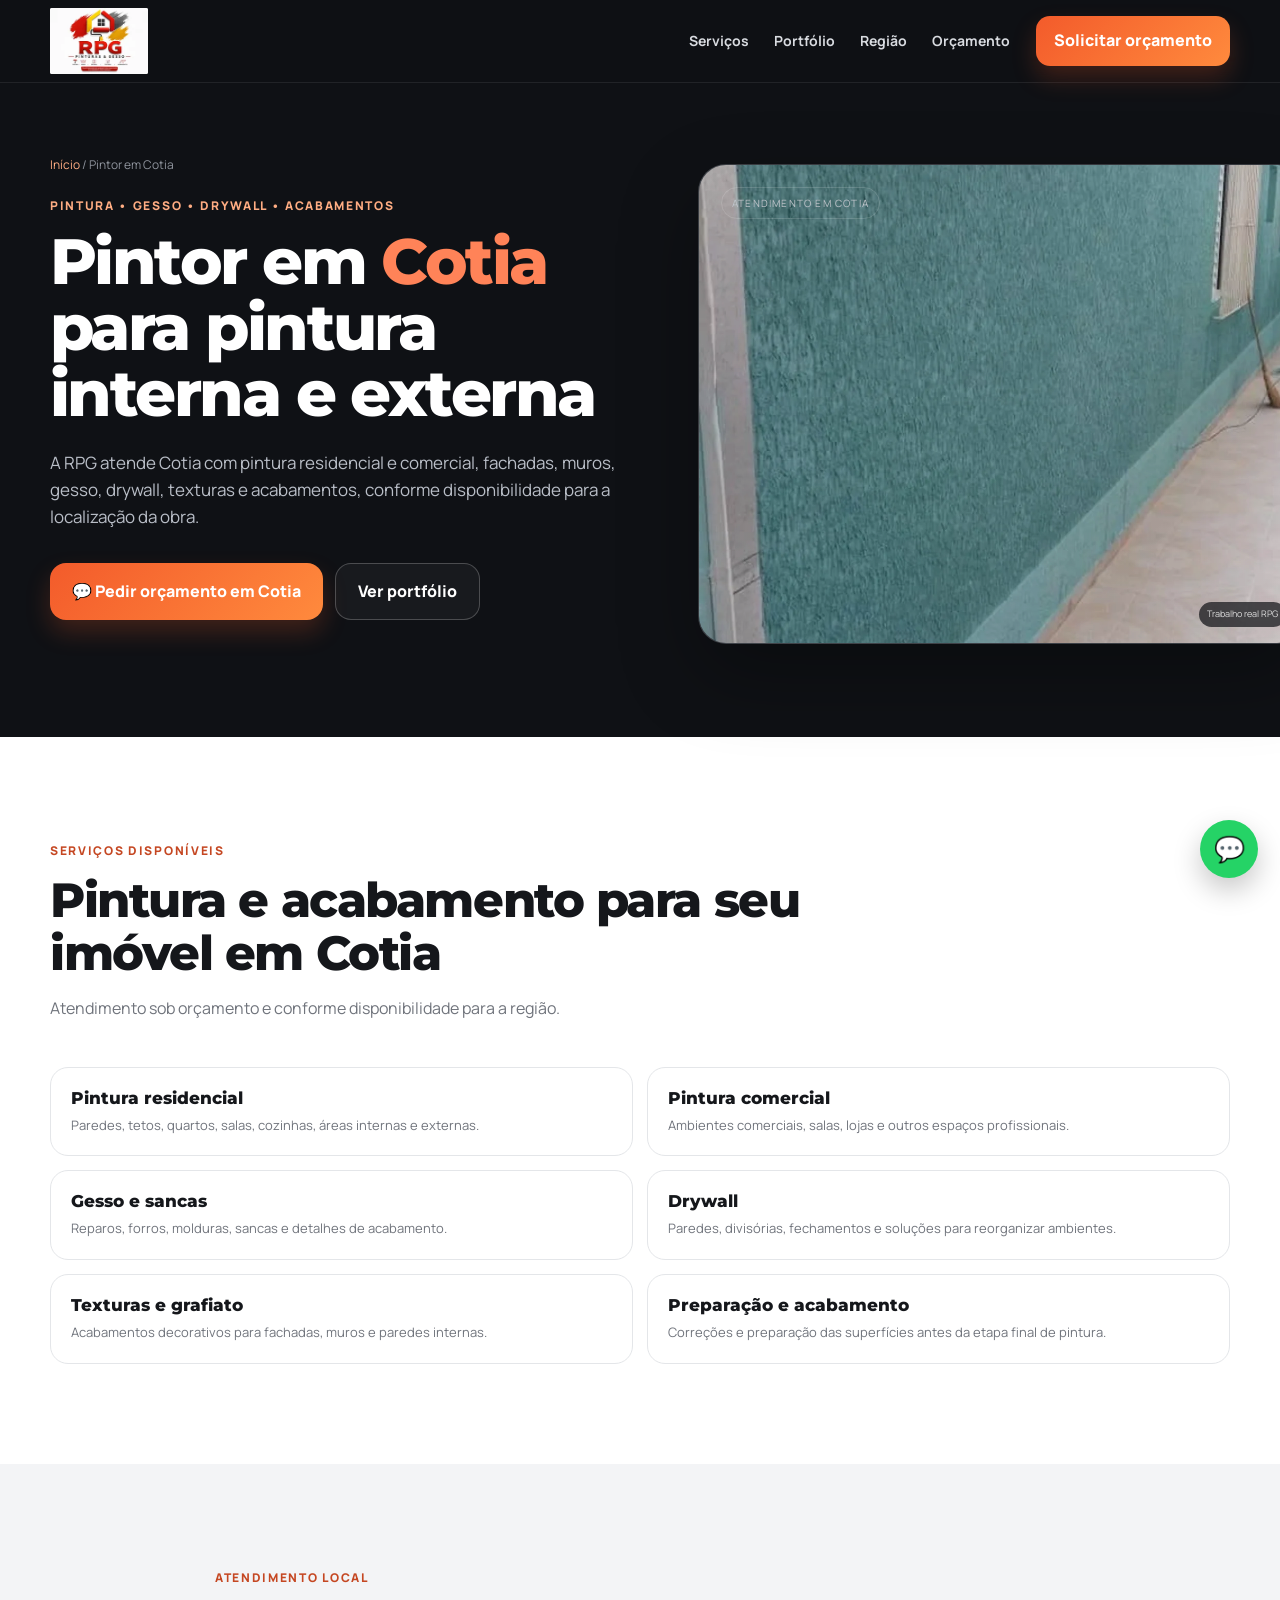
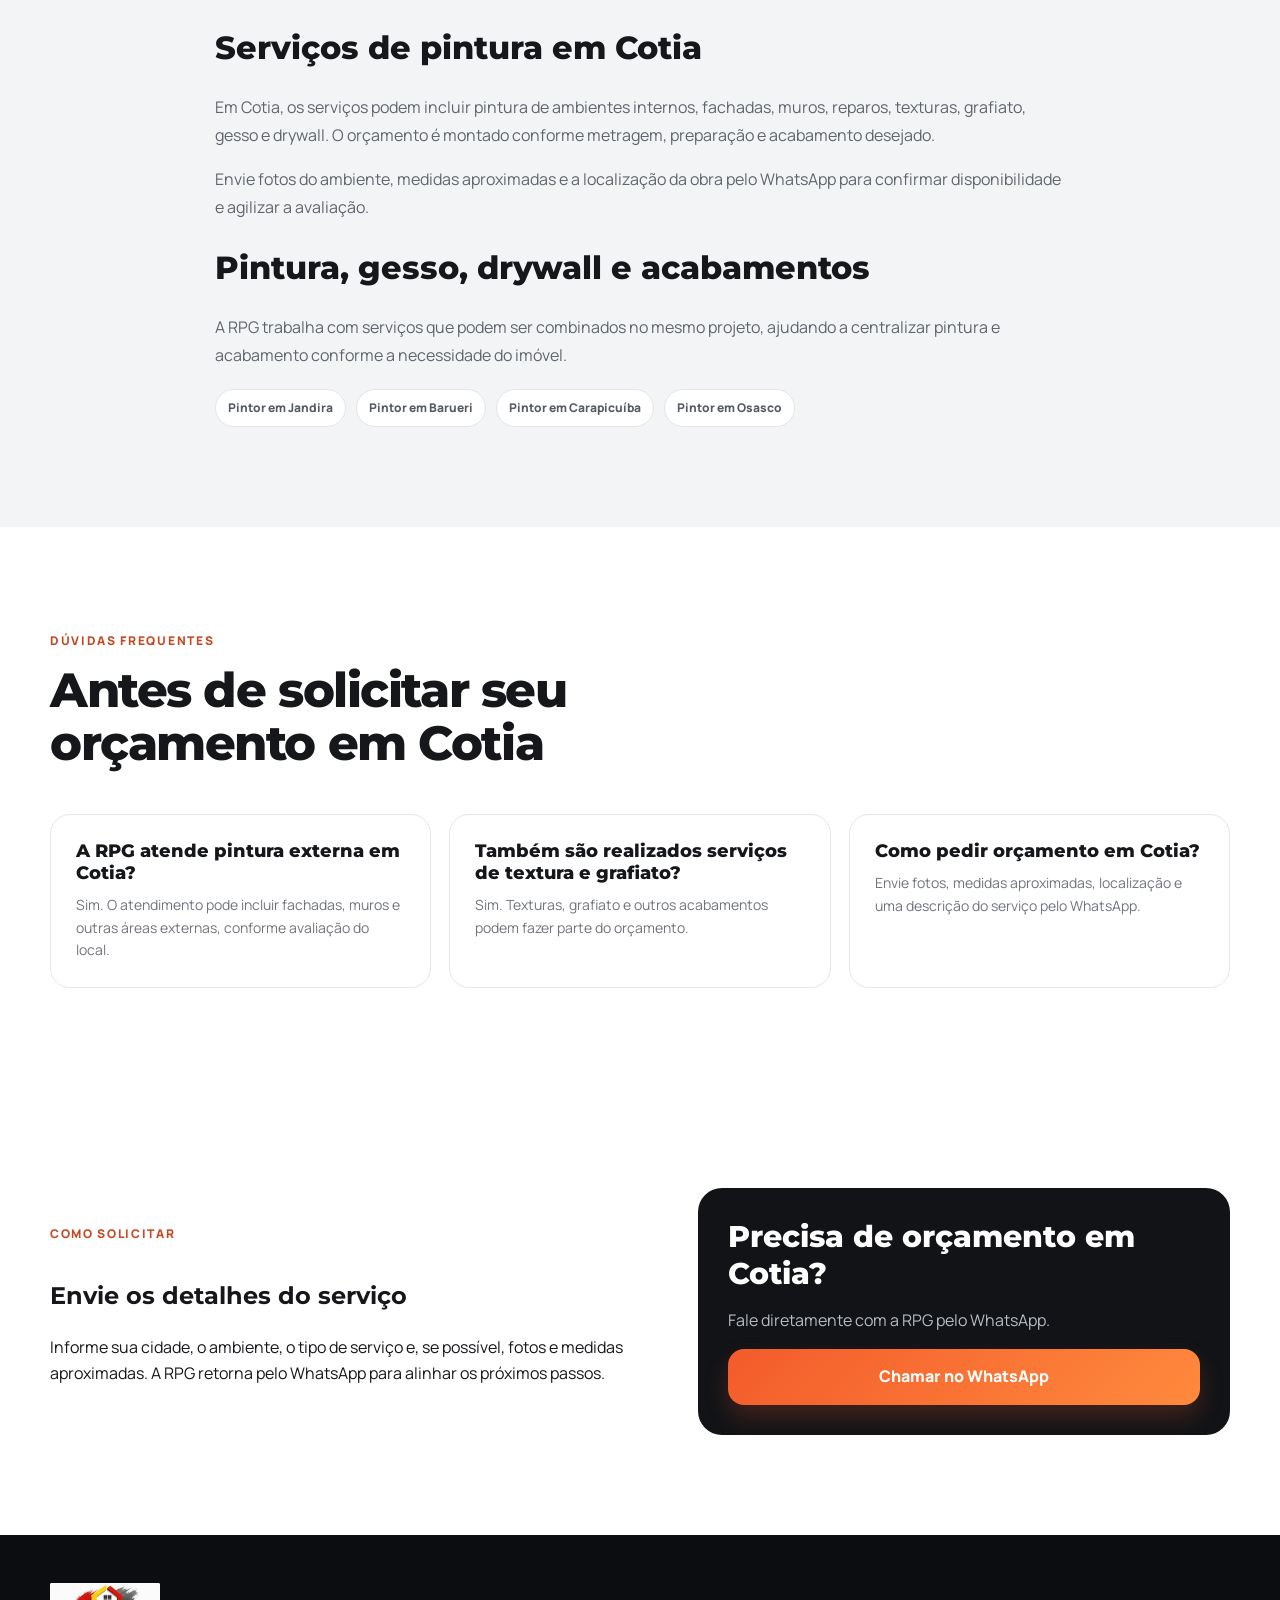
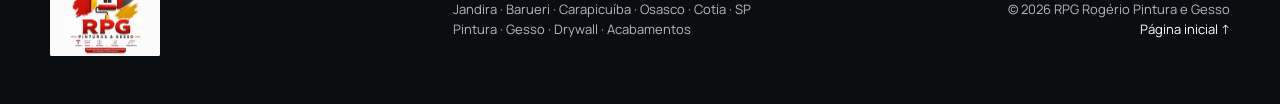
<file: pintor-cotia/index.html>
<!doctype html>
<html lang="pt-BR">
<head>
  <!-- Google tag (gtag.js) -->
  <script async src="https://www.googletagmanager.com/gtag/js?id=G-4GJXYVEVCH"></script>
  <script>
    window.dataLayer = window.dataLayer || [];
    function gtag(){dataLayer.push(arguments);}
    gtag('js', new Date());
    gtag('config', 'G-4GJXYVEVCH');
  </script>
  <meta charset="utf-8" />
  <meta name="viewport" content="width=device-width, initial-scale=1" />
  <title>Pintor em Cotia | Pintura, Gesso e Acabamentos | RPG</title>
  <meta name="description" content="Pintor em Cotia para casas, apartamentos e comércios. Pintura interna e externa, gesso, drywall, texturas e acabamentos. Peça orçamento." />
  <meta name="robots" content="index,follow,max-image-preview:large" />
  <meta name="theme-color" content="#111317" />
  <link rel="canonical" href="https://rpgpinturas.com.br/pintor-cotia/" />
  <meta property="og:locale" content="pt_BR" />
  <meta property="og:type" content="website" />
  <meta property="og:title" content="Pintor em Cotia | Pintura, Gesso e Acabamentos | RPG" />
  <meta property="og:description" content="Pintor em Cotia para casas, apartamentos e comércios. Pintura interna e externa, gesso, drywall, texturas e acabamentos. Peça orçamento." />
  <meta property="og:url" content="https://rpgpinturas.com.br/pintor-cotia/" />
  <meta property="og:image" content="https://rpgpinturas.com.br/images/logo-rpg.png" />
  <link rel="icon" type="image/png" href="../images/favicon-rpg.png" />
  <link rel="stylesheet" href="https://fonts.googleapis.com/css2?family=Manrope:wght@400;500;600;700;800&family=Montserrat:wght@700;800;900&display=swap"></noscript>
  <link rel="stylesheet" href="../css/style.css?v=20260917-mobile2">
  <script type="application/ld+json">{"@context":"https://schema.org","@graph":[{"@type":"Service","name":"Pintor em Cotia - pintura, gesso e drywall","description":"Pintor em Cotia para casas, apartamentos e comércios. Pintura interna e externa, gesso, drywall, texturas e acabamentos. Peça orçamento.","provider":{"@type":"HomeAndConstructionBusiness","name":"RPG Pinturas & Gesso","url":"https://rpgpinturas.com.br/","telephone":"+55 11 93024-8160"},"areaServed":{"@type":"City","name":"Cotia","containedInPlace":{"@type":"State","name":"São Paulo"}},"serviceType":["Pintura residencial","Pintura comercial","Pintura interna","Pintura externa","Gesso","Drywall","Texturas","Grafiato","Sancas"]},{"@type":"FAQPage","mainEntity":[{"@type":"Question","name":"A RPG atende pintura externa em Cotia?","acceptedAnswer":{"@type":"Answer","text":"Sim. O atendimento pode incluir fachadas, muros e outras áreas externas, conforme avaliação do local."}},{"@type":"Question","name":"Também são realizados serviços de textura e grafiato?","acceptedAnswer":{"@type":"Answer","text":"Sim. Texturas, grafiato e outros acabamentos podem fazer parte do orçamento."}},{"@type":"Question","name":"Como pedir orçamento em Cotia?","acceptedAnswer":{"@type":"Answer","text":"Envie fotos, medidas aproximadas, localização e uma descrição do serviço pelo WhatsApp."}}]}]}</script>
</head>
<body>
  <header class="site-header" id="topo"><div class="container nav-wrap"><a class="brand" href="../" aria-label="RPG Pinturas e Gesso - início"><img class="brand-logo" width="133" height="89" src="../images/logo-rpg-small.webp" alt="RPG Pinturas e Gesso" /></a><button class="menu-toggle" aria-label="Abrir menu" aria-expanded="false">☰</button><nav class="nav"><a href="../#servicos">Serviços</a><a href="../#portfolio">Portfólio</a><a href="../#regiao">Região</a><a href="../#orcamento">Orçamento</a></nav><a class="btn btn-primary nav-cta" data-whatsapp="cotia-header" target="_blank" rel="noopener" href="https://wa.me/5511930248160?text=Olá%20Rogério!%20Estou%20em%20Cotia%20e%20gostaria%20de%20solicitar%20um%20orçamento.">Solicitar orçamento</a></div></header>
  <main>
    <section class="section-dark local-hero"><div class="container local-page-grid"><div class="local-page-hero reveal"><div class="breadcrumbs"><a href="../">Início</a> / Pintor em Cotia</div><span class="eyebrow">Pintura • Gesso • Drywall • Acabamentos</span><h1>Pintor em <span>Cotia</span> para pintura interna e externa</h1><p>A RPG atende Cotia com pintura residencial e comercial, fachadas, muros, gesso, drywall, texturas e acabamentos, conforme disponibilidade para a localização da obra.</p><div class="hero-actions"><a class="btn btn-primary btn-lg" data-whatsapp="cotia-hero" target="_blank" rel="noopener" href="https://wa.me/5511930248160?text=Olá%20Rogério!%20Estou%20em%20Cotia%20e%20gostaria%20de%20um%20orçamento.">💬 Pedir orçamento em Cotia</a><a class="btn btn-ghost btn-lg" href="../#portfolio">Ver portfólio</a></div></div><div class="hero-visual reveal"><div class="photo-card hero-photo"><img width="1179" height="2094" src="../images/portfolio/pintura-externa-textura-rpg.webp" alt="Pintura externa com textura e acabamento realizada pela RPG" loading="eager" fetchpriority="high" /><span class="photo-label">ATENDIMENTO EM COTIA</span><span class="photo-source">Trabalho real RPG</span></div></div></div></section>

    <section class="section"><div class="container"><div class="section-heading reveal"><span class="eyebrow dark">Serviços disponíveis</span><h2>Pintura e acabamento para seu imóvel em Cotia</h2><p>Atendimento sob orçamento e conforme disponibilidade para a região.</p></div><div class="local-service-list"><article class="local-service-item reveal"><h3>Pintura residencial</h3><p>Paredes, tetos, quartos, salas, cozinhas, áreas internas e externas.</p></article><article class="local-service-item reveal"><h3>Pintura comercial</h3><p>Ambientes comerciais, salas, lojas e outros espaços profissionais.</p></article><article class="local-service-item reveal"><h3>Gesso e sancas</h3><p>Reparos, forros, molduras, sancas e detalhes de acabamento.</p></article><article class="local-service-item reveal"><h3>Drywall</h3><p>Paredes, divisórias, fechamentos e soluções para reorganizar ambientes.</p></article><article class="local-service-item reveal"><h3>Texturas e grafiato</h3><p>Acabamentos decorativos para fachadas, muros e paredes internas.</p></article><article class="local-service-item reveal"><h3>Preparação e acabamento</h3><p>Correções e preparação das superfícies antes da etapa final de pintura.</p></article></div></div></section>

    <section class="section section-soft"><div class="container seo-copy reveal">
      <span class="eyebrow dark">Atendimento local</span>
      <h2>Serviços de pintura em Cotia</h2>
      <p>Em Cotia, os serviços podem incluir pintura de ambientes internos, fachadas, muros, reparos, texturas, grafiato, gesso e drywall. O orçamento é montado conforme metragem, preparação e acabamento desejado.</p>
      <p>Envie fotos do ambiente, medidas aproximadas e a localização da obra pelo WhatsApp para confirmar disponibilidade e agilizar a avaliação.</p>
      <h2>Pintura, gesso, drywall e acabamentos</h2>
      <p>A RPG trabalha com serviços que podem ser combinados no mesmo projeto, ajudando a centralizar pintura e acabamento conforme a necessidade do imóvel.</p>
      <div class="city-links"><a href="../pintor-jandira/">Pintor em Jandira</a><a href="../pintor-barueri/">Pintor em Barueri</a><a href="../pintor-carapicuiba/">Pintor em Carapicuíba</a><a href="../pintor-osasco/">Pintor em Osasco</a></div>
    </div></section>

<section class="section faq-section"><div class="container"><div class="section-heading reveal"><span class="eyebrow dark">Dúvidas frequentes</span><h2>Antes de solicitar seu orçamento em Cotia</h2></div><div class="faq-grid"><article class="faq-card reveal"><h3>A RPG atende pintura externa em Cotia?</h3><p>Sim. O atendimento pode incluir fachadas, muros e outras áreas externas, conforme avaliação do local.</p></article><article class="faq-card reveal"><h3>Também são realizados serviços de textura e grafiato?</h3><p>Sim. Texturas, grafiato e outros acabamentos podem fazer parte do orçamento.</p></article><article class="faq-card reveal"><h3>Como pedir orçamento em Cotia?</h3><p>Envie fotos, medidas aproximadas, localização e uma descrição do serviço pelo WhatsApp.</p></article></div></div></section>

    <section class="section"><div class="container local-page-grid"><div class="reveal"><span class="eyebrow dark">Como solicitar</span><h2>Envie os detalhes do serviço</h2><p>Informe sua cidade, o ambiente, o tipo de serviço e, se possível, fotos e medidas aproximadas. A RPG retorna pelo WhatsApp para alinhar os próximos passos.</p></div><div class="local-cta-box reveal"><h2>Precisa de orçamento em Cotia?</h2><p>Fale diretamente com a RPG pelo WhatsApp.</p><a class="btn btn-primary btn-lg full" data-whatsapp="cotia-final" target="_blank" rel="noopener" href="https://wa.me/5511930248160?text=Olá%20Rogério!%20Estou%20em%20Cotia%20e%20quero%20solicitar%20um%20orçamento.">Chamar no WhatsApp</a></div></div></section>
  </main>
  <footer><div class="container footer-grid"><a class="brand footer-brand" href="../"><img class="brand-logo footer-logo" width="220" height="147" src="../images/logo-rpg-small.webp" alt="RPG Pinturas e Gesso" /></a><p>Jandira · Barueri · Carapicuíba · Osasco · Cotia · SP<br>Pintura · Gesso · Drywall · Acabamentos</p><p class="footer-right">© 2026 RPG Rogério Pintura e Gesso<br><a href="../">Página inicial ↑</a></p></div></footer>
  <a class="whatsapp-float" data-whatsapp="cotia-float" target="_blank" rel="noopener" aria-label="Chamar no WhatsApp" href="https://wa.me/5511930248160?text=Olá%20Rogério!%20Vim%20pelo%20site%20da%20RPG.">💬</a>
  <script src="../js/main.js" defer></script>
</body>
</html>
</file>
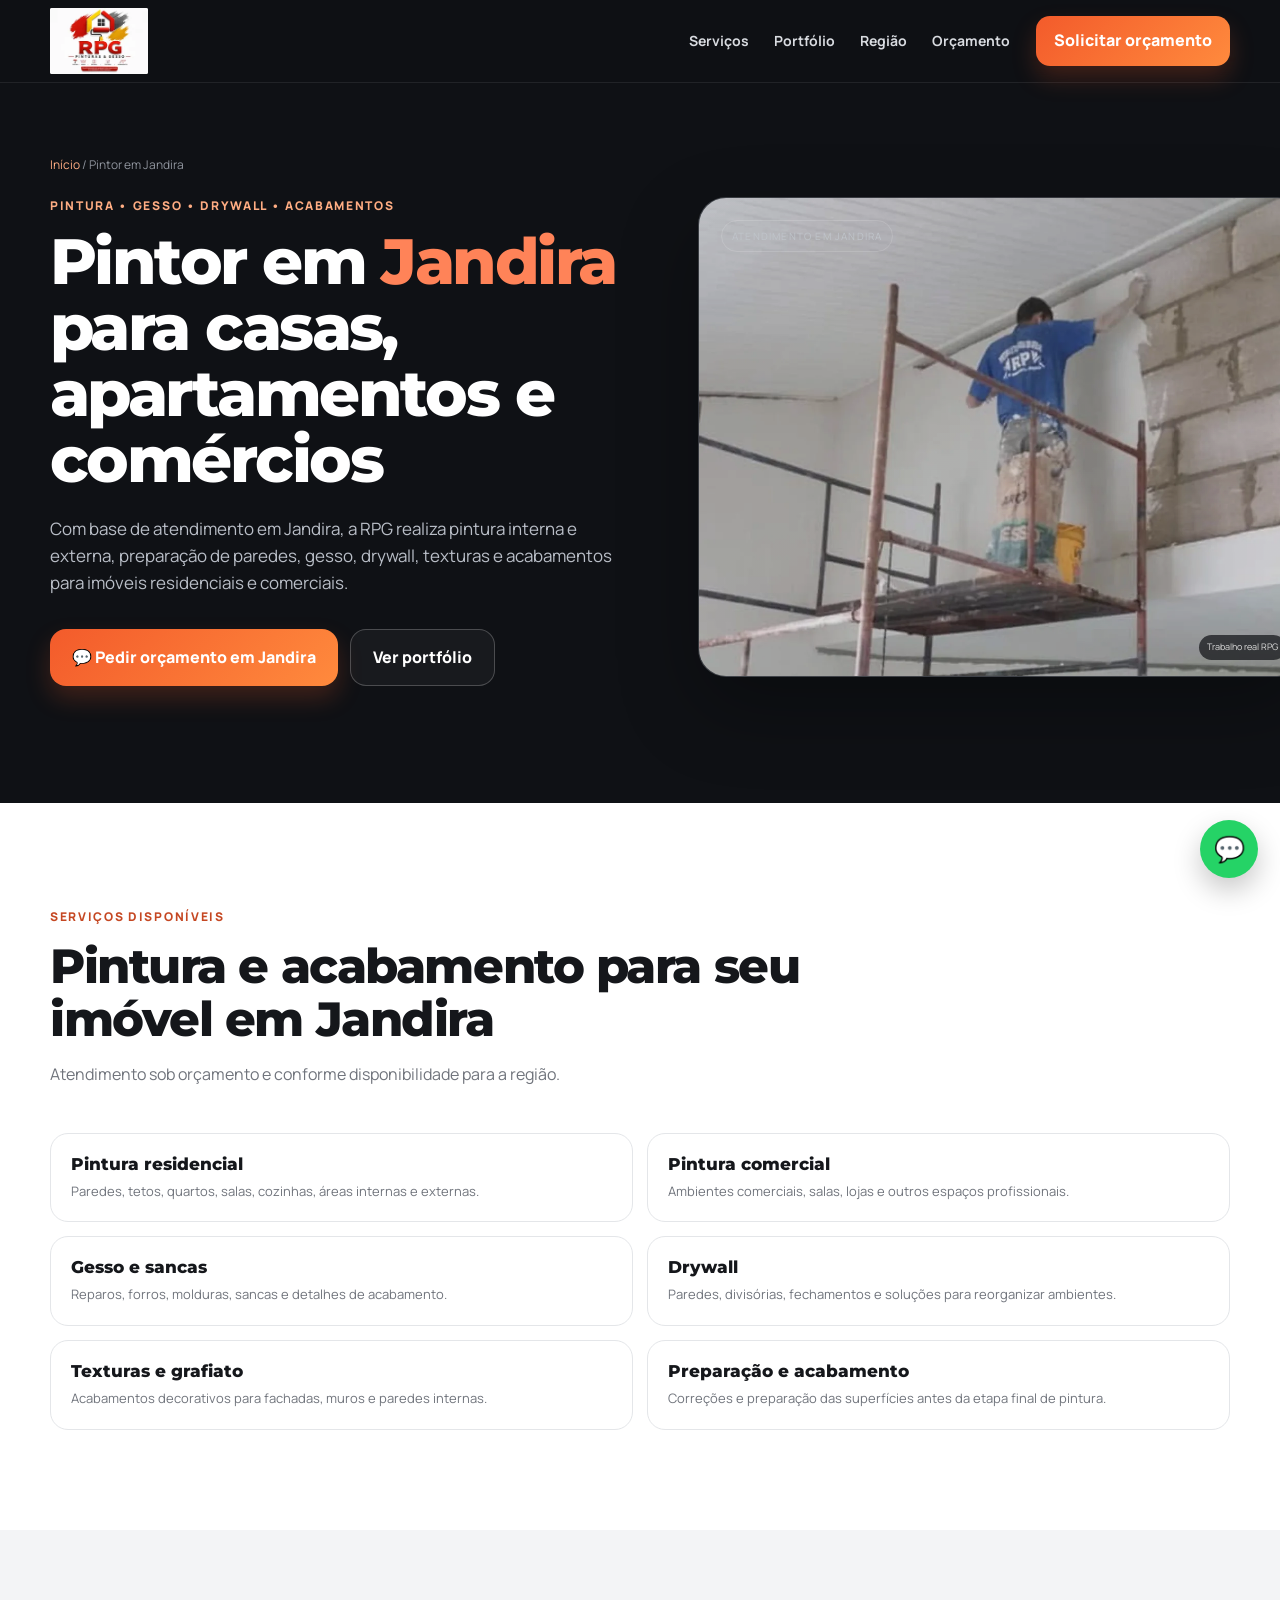
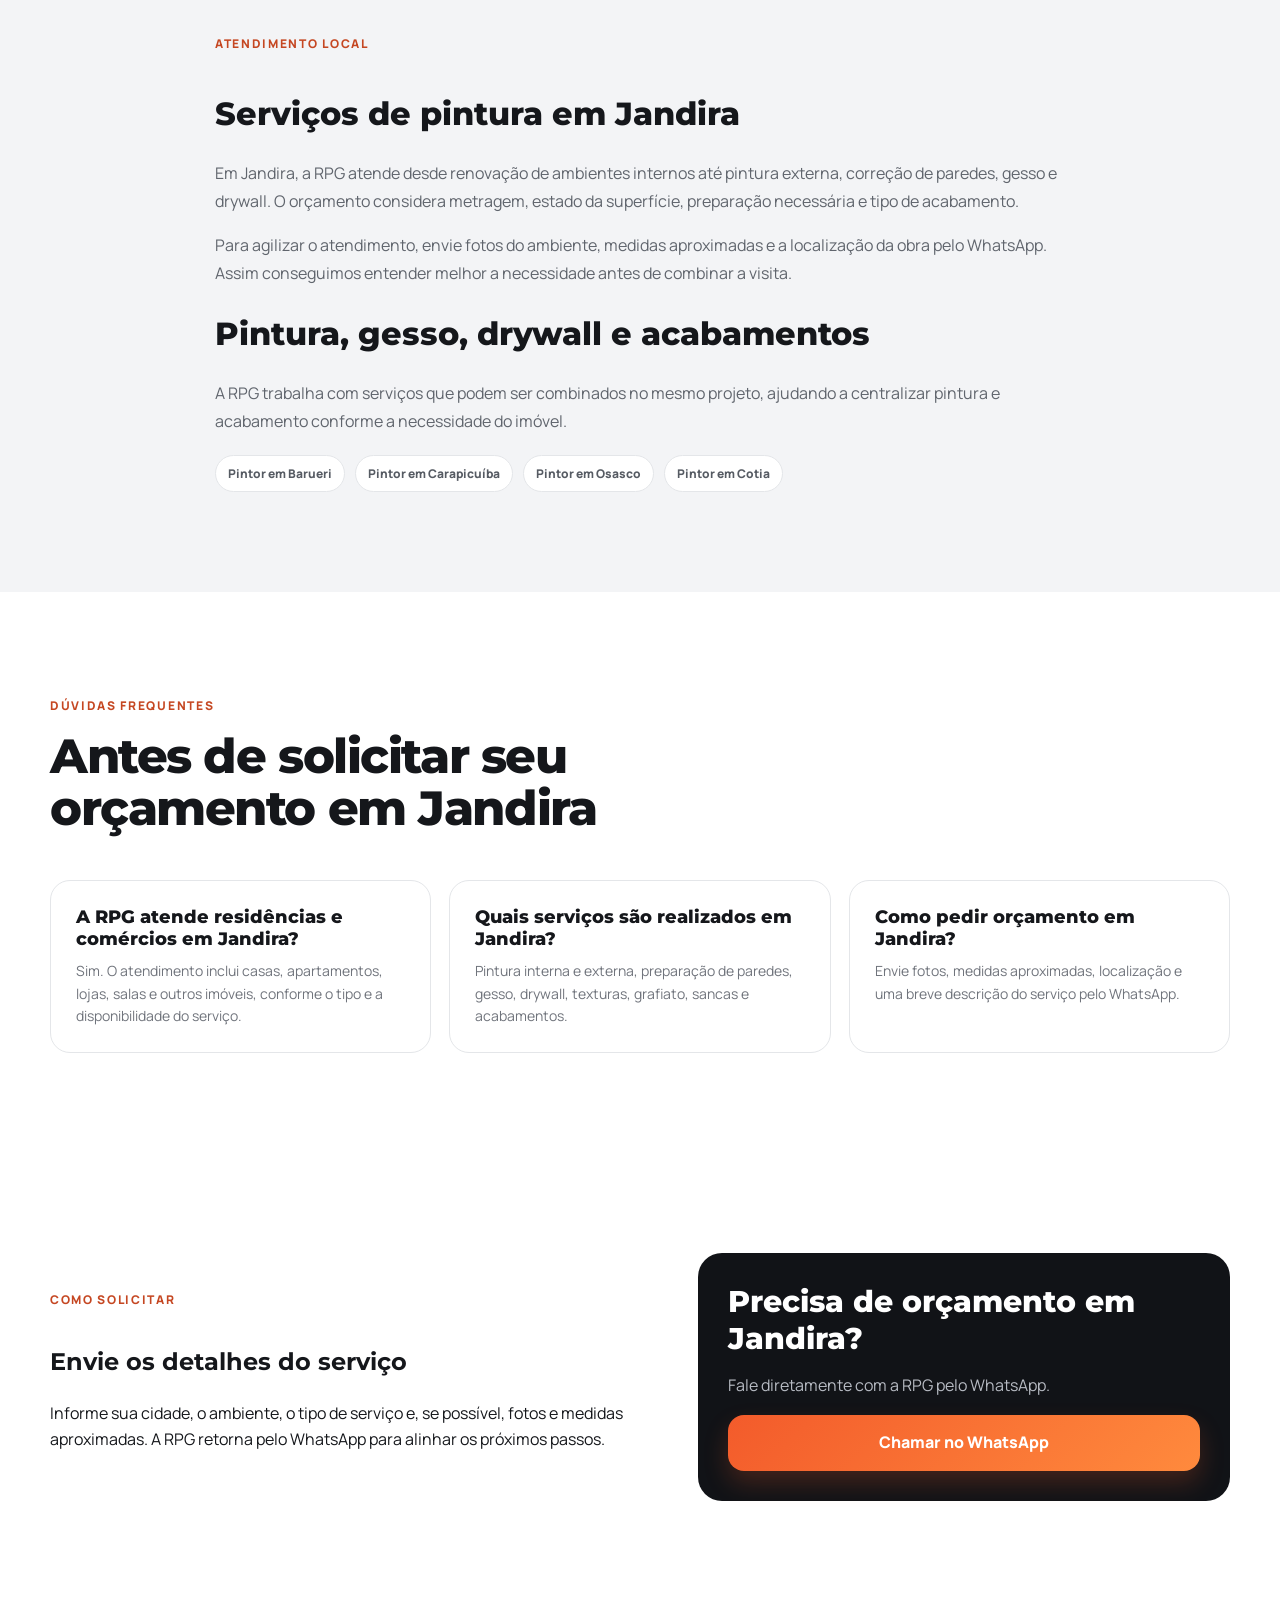
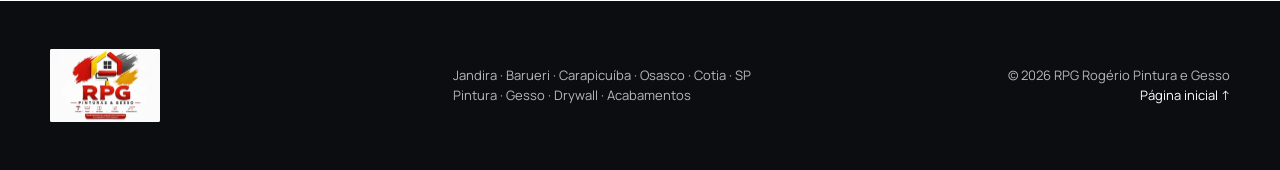
<file: pintor-jandira/index.html>
<!doctype html>
<html lang="pt-BR">
<head>
  <!-- Google tag (gtag.js) -->
  <script async src="https://www.googletagmanager.com/gtag/js?id=G-4GJXYVEVCH"></script>
  <script>
    window.dataLayer = window.dataLayer || [];
    function gtag(){dataLayer.push(arguments);}
    gtag('js', new Date());
    gtag('config', 'G-4GJXYVEVCH');
  </script>
  <meta charset="utf-8" />
  <meta name="viewport" content="width=device-width, initial-scale=1" />
  <title>Pintor em Jandira | Pintura, Gesso e Drywall | RPG</title>
  <meta name="description" content="Pintor em Jandira para pintura residencial e comercial, gesso, drywall, texturas e acabamentos. Solicite orçamento direto pelo WhatsApp." />
  <meta name="robots" content="index,follow,max-image-preview:large" />
  <meta name="theme-color" content="#111317" />
  <link rel="canonical" href="https://rpgpinturas.com.br/pintor-jandira/" />
  <meta property="og:locale" content="pt_BR" />
  <meta property="og:type" content="website" />
  <meta property="og:title" content="Pintor em Jandira | Pintura, Gesso e Drywall | RPG" />
  <meta property="og:description" content="Pintor em Jandira para pintura residencial e comercial, gesso, drywall, texturas e acabamentos. Solicite orçamento direto pelo WhatsApp." />
  <meta property="og:url" content="https://rpgpinturas.com.br/pintor-jandira/" />
  <meta property="og:image" content="https://rpgpinturas.com.br/images/logo-rpg.png" />
  <link rel="icon" type="image/png" href="../images/favicon-rpg.png" />
  <link rel="stylesheet" href="https://fonts.googleapis.com/css2?family=Manrope:wght@400;500;600;700;800&family=Montserrat:wght@700;800;900&display=swap"></noscript>
  <link rel="stylesheet" href="../css/style.css?v=20260917-mobile2">
  <script type="application/ld+json">{"@context":"https://schema.org","@graph":[{"@type":"Service","name":"Pintor em Jandira - pintura, gesso e drywall","description":"Pintor em Jandira para pintura residencial e comercial, gesso, drywall, texturas e acabamentos. Solicite orçamento direto pelo WhatsApp.","provider":{"@type":"HomeAndConstructionBusiness","name":"RPG Pinturas & Gesso","url":"https://rpgpinturas.com.br/","telephone":"+55 11 93024-8160"},"areaServed":{"@type":"City","name":"Jandira","containedInPlace":{"@type":"State","name":"São Paulo"}},"serviceType":["Pintura residencial","Pintura comercial","Pintura interna","Pintura externa","Gesso","Drywall","Texturas","Grafiato","Sancas"]},{"@type":"FAQPage","mainEntity":[{"@type":"Question","name":"A RPG atende residências e comércios em Jandira?","acceptedAnswer":{"@type":"Answer","text":"Sim. O atendimento inclui casas, apartamentos, lojas, salas e outros imóveis, conforme o tipo e a disponibilidade do serviço."}},{"@type":"Question","name":"Quais serviços são realizados em Jandira?","acceptedAnswer":{"@type":"Answer","text":"Pintura interna e externa, preparação de paredes, gesso, drywall, texturas, grafiato, sancas e acabamentos."}},{"@type":"Question","name":"Como pedir orçamento em Jandira?","acceptedAnswer":{"@type":"Answer","text":"Envie fotos, medidas aproximadas, localização e uma breve descrição do serviço pelo WhatsApp."}}]}]}</script>
</head>
<body>
  <header class="site-header" id="topo"><div class="container nav-wrap"><a class="brand" href="../" aria-label="RPG Pinturas e Gesso - início"><img class="brand-logo" width="133" height="89" src="../images/logo-rpg-small.webp" alt="RPG Pinturas e Gesso" /></a><button class="menu-toggle" aria-label="Abrir menu" aria-expanded="false">☰</button><nav class="nav"><a href="../#servicos">Serviços</a><a href="../#portfolio">Portfólio</a><a href="../#regiao">Região</a><a href="../#orcamento">Orçamento</a></nav><a class="btn btn-primary nav-cta" data-whatsapp="jandira-header" target="_blank" rel="noopener" href="https://wa.me/5511930248160?text=Olá%20Rogério!%20Estou%20em%20Jandira%20e%20gostaria%20de%20solicitar%20um%20orçamento.">Solicitar orçamento</a></div></header>
  <main>
    <section class="section-dark local-hero"><div class="container local-page-grid"><div class="local-page-hero reveal"><div class="breadcrumbs"><a href="../">Início</a> / Pintor em Jandira</div><span class="eyebrow">Pintura • Gesso • Drywall • Acabamentos</span><h1>Pintor em <span>Jandira</span> para casas, apartamentos e comércios</h1><p>Com base de atendimento em Jandira, a RPG realiza pintura interna e externa, preparação de paredes, gesso, drywall, texturas e acabamentos para imóveis residenciais e comerciais.</p><div class="hero-actions"><a class="btn btn-primary btn-lg" data-whatsapp="jandira-hero" target="_blank" rel="noopener" href="https://wa.me/5511930248160?text=Olá%20Rogério!%20Estou%20em%20Jandira%20e%20gostaria%20de%20um%20orçamento.">💬 Pedir orçamento em Jandira</a><a class="btn btn-ghost btn-lg" href="../#portfolio">Ver portfólio</a></div></div><div class="hero-visual reveal"><div class="photo-card hero-photo"><img width="1179" height="1698" src="../images/portfolio/pintura-interna-profissional-rpg.webp" alt="Profissional da RPG executando pintura interna em Jandira" loading="eager" fetchpriority="high" /><span class="photo-label">ATENDIMENTO EM JANDIRA</span><span class="photo-source">Trabalho real RPG</span></div></div></div></section>

    <section class="section"><div class="container"><div class="section-heading reveal"><span class="eyebrow dark">Serviços disponíveis</span><h2>Pintura e acabamento para seu imóvel em Jandira</h2><p>Atendimento sob orçamento e conforme disponibilidade para a região.</p></div><div class="local-service-list"><article class="local-service-item reveal"><h3>Pintura residencial</h3><p>Paredes, tetos, quartos, salas, cozinhas, áreas internas e externas.</p></article><article class="local-service-item reveal"><h3>Pintura comercial</h3><p>Ambientes comerciais, salas, lojas e outros espaços profissionais.</p></article><article class="local-service-item reveal"><h3>Gesso e sancas</h3><p>Reparos, forros, molduras, sancas e detalhes de acabamento.</p></article><article class="local-service-item reveal"><h3>Drywall</h3><p>Paredes, divisórias, fechamentos e soluções para reorganizar ambientes.</p></article><article class="local-service-item reveal"><h3>Texturas e grafiato</h3><p>Acabamentos decorativos para fachadas, muros e paredes internas.</p></article><article class="local-service-item reveal"><h3>Preparação e acabamento</h3><p>Correções e preparação das superfícies antes da etapa final de pintura.</p></article></div></div></section>

    <section class="section section-soft"><div class="container seo-copy reveal">
      <span class="eyebrow dark">Atendimento local</span>
      <h2>Serviços de pintura em Jandira</h2>
      <p>Em Jandira, a RPG atende desde renovação de ambientes internos até pintura externa, correção de paredes, gesso e drywall. O orçamento considera metragem, estado da superfície, preparação necessária e tipo de acabamento.</p>
      <p>Para agilizar o atendimento, envie fotos do ambiente, medidas aproximadas e a localização da obra pelo WhatsApp. Assim conseguimos entender melhor a necessidade antes de combinar a visita.</p>
      <h2>Pintura, gesso, drywall e acabamentos</h2>
      <p>A RPG trabalha com serviços que podem ser combinados no mesmo projeto, ajudando a centralizar pintura e acabamento conforme a necessidade do imóvel.</p>
      <div class="city-links"><a href="../pintor-barueri/">Pintor em Barueri</a><a href="../pintor-carapicuiba/">Pintor em Carapicuíba</a><a href="../pintor-osasco/">Pintor em Osasco</a><a href="../pintor-cotia/">Pintor em Cotia</a></div>
    </div></section>

<section class="section faq-section"><div class="container"><div class="section-heading reveal"><span class="eyebrow dark">Dúvidas frequentes</span><h2>Antes de solicitar seu orçamento em Jandira</h2></div><div class="faq-grid"><article class="faq-card reveal"><h3>A RPG atende residências e comércios em Jandira?</h3><p>Sim. O atendimento inclui casas, apartamentos, lojas, salas e outros imóveis, conforme o tipo e a disponibilidade do serviço.</p></article><article class="faq-card reveal"><h3>Quais serviços são realizados em Jandira?</h3><p>Pintura interna e externa, preparação de paredes, gesso, drywall, texturas, grafiato, sancas e acabamentos.</p></article><article class="faq-card reveal"><h3>Como pedir orçamento em Jandira?</h3><p>Envie fotos, medidas aproximadas, localização e uma breve descrição do serviço pelo WhatsApp.</p></article></div></div></section>

    <section class="section"><div class="container local-page-grid"><div class="reveal"><span class="eyebrow dark">Como solicitar</span><h2>Envie os detalhes do serviço</h2><p>Informe sua cidade, o ambiente, o tipo de serviço e, se possível, fotos e medidas aproximadas. A RPG retorna pelo WhatsApp para alinhar os próximos passos.</p></div><div class="local-cta-box reveal"><h2>Precisa de orçamento em Jandira?</h2><p>Fale diretamente com a RPG pelo WhatsApp.</p><a class="btn btn-primary btn-lg full" data-whatsapp="jandira-final" target="_blank" rel="noopener" href="https://wa.me/5511930248160?text=Olá%20Rogério!%20Estou%20em%20Jandira%20e%20quero%20solicitar%20um%20orçamento.">Chamar no WhatsApp</a></div></div></section>
  </main>
  <footer><div class="container footer-grid"><a class="brand footer-brand" href="../"><img class="brand-logo footer-logo" width="220" height="147" src="../images/logo-rpg-small.webp" alt="RPG Pinturas e Gesso" /></a><p>Jandira · Barueri · Carapicuíba · Osasco · Cotia · SP<br>Pintura · Gesso · Drywall · Acabamentos</p><p class="footer-right">© 2026 RPG Rogério Pintura e Gesso<br><a href="../">Página inicial ↑</a></p></div></footer>
  <a class="whatsapp-float" data-whatsapp="jandira-float" target="_blank" rel="noopener" aria-label="Chamar no WhatsApp" href="https://wa.me/5511930248160?text=Olá%20Rogério!%20Vim%20pelo%20site%20da%20RPG.">💬</a>
  <script src="../js/main.js" defer></script>
</body>
</html>
</file>
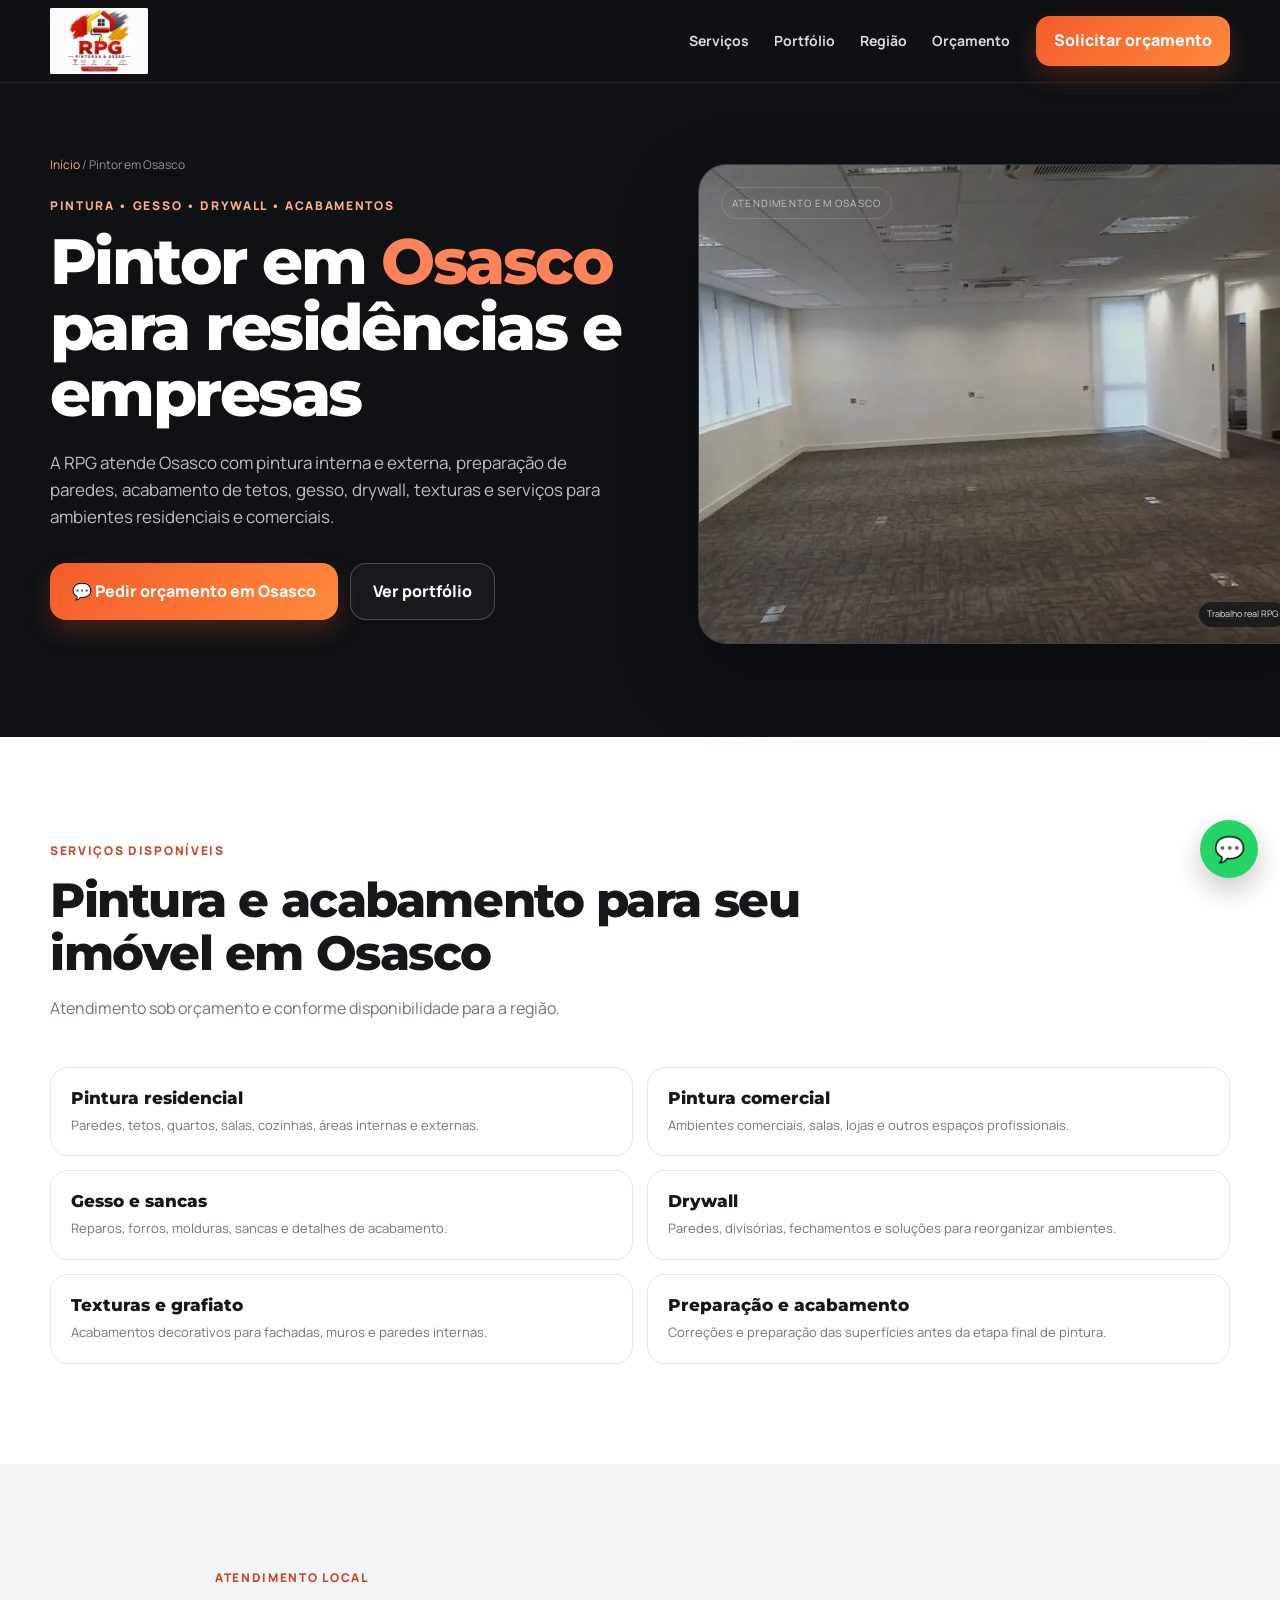
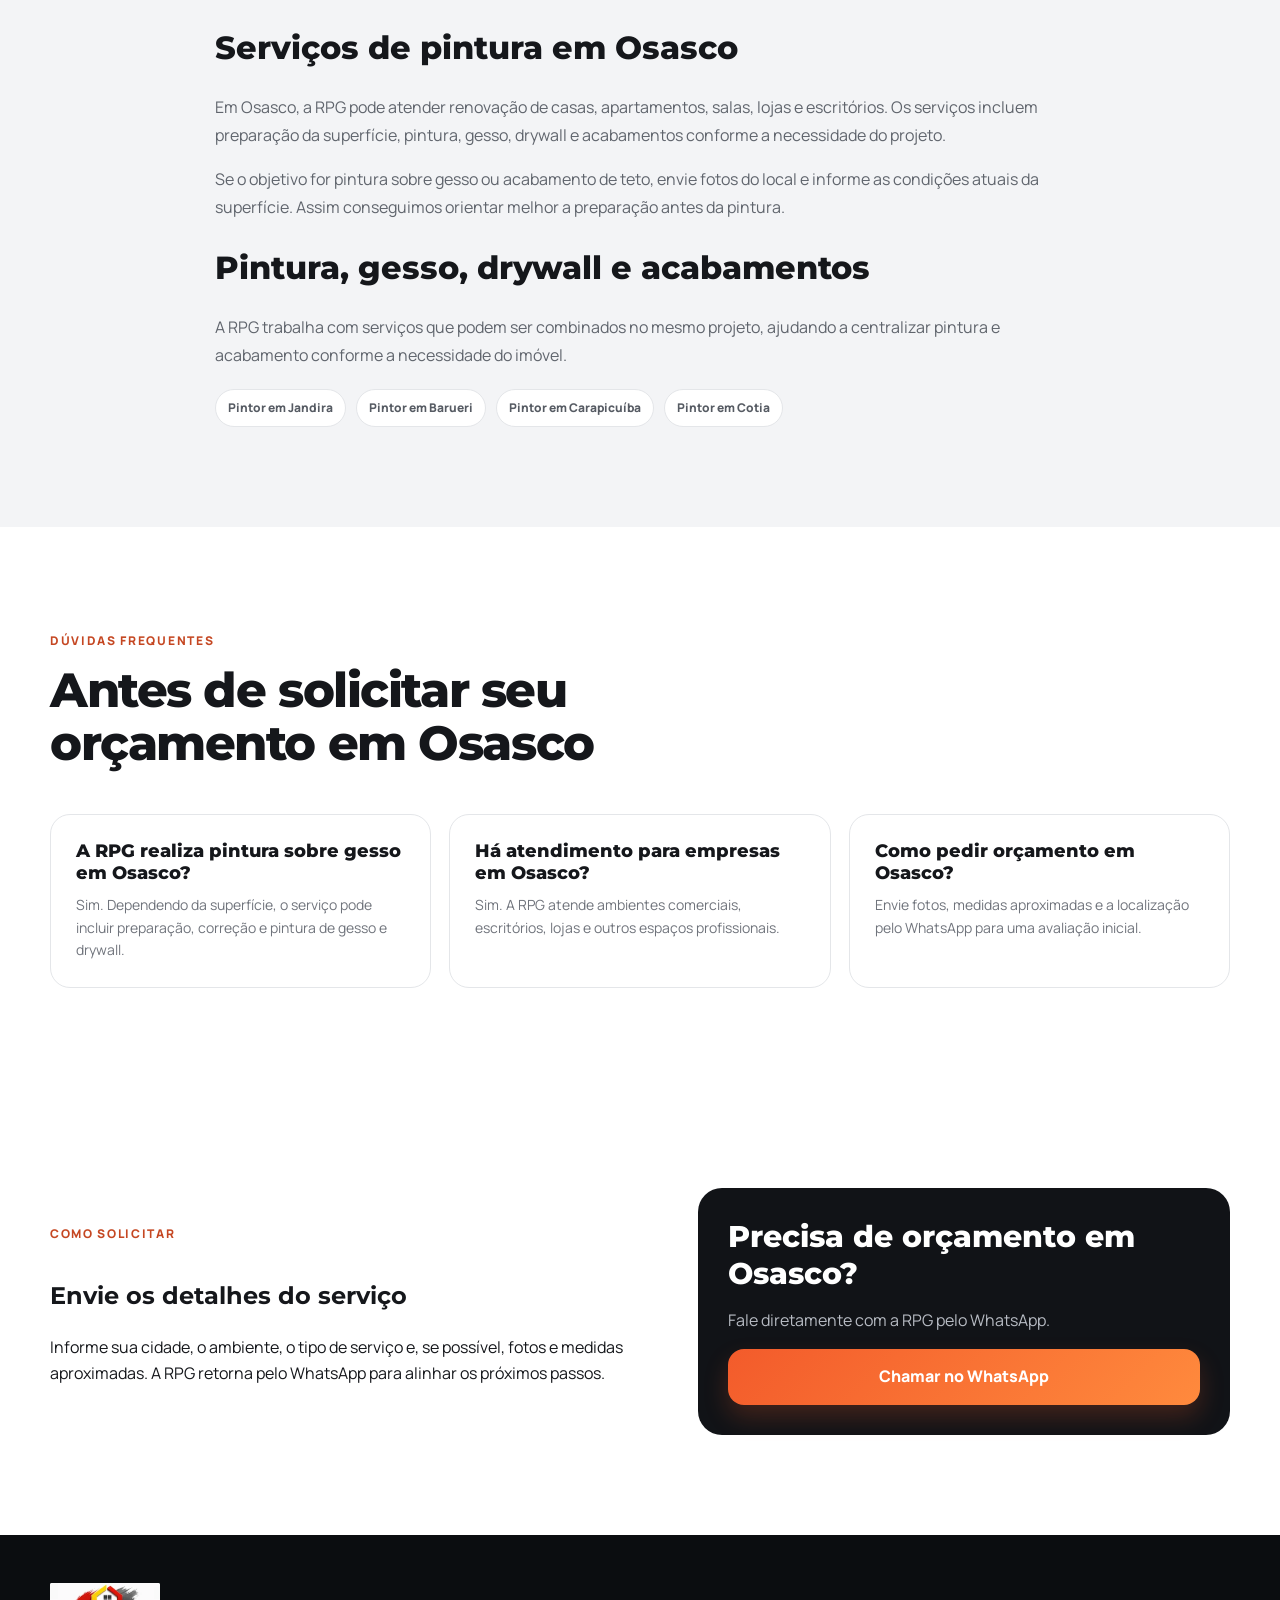
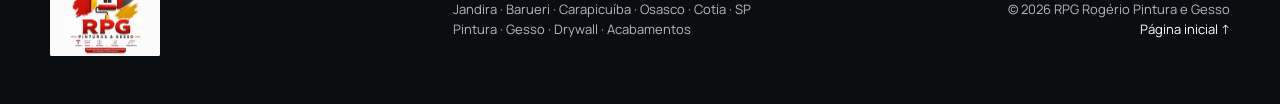
<file: pintor-osasco/index.html>
<!doctype html>
<html lang="pt-BR">
<head>
  <!-- Google tag (gtag.js) -->
  <script async src="https://www.googletagmanager.com/gtag/js?id=G-4GJXYVEVCH"></script>
  <script>
    window.dataLayer = window.dataLayer || [];
    function gtag(){dataLayer.push(arguments);}
    gtag('js', new Date());
    gtag('config', 'G-4GJXYVEVCH');
  </script>
  <meta charset="utf-8" />
  <meta name="viewport" content="width=device-width, initial-scale=1" />
  <title>Pintor em Osasco | Pintura Residencial e Comercial | RPG</title>
  <meta name="description" content="Pintor em Osasco para pintura residencial e comercial, gesso, drywall, preparação de paredes, texturas e acabamentos. Solicite orçamento." />
  <meta name="robots" content="index,follow,max-image-preview:large" />
  <meta name="theme-color" content="#111317" />
  <link rel="canonical" href="https://rpgpinturas.com.br/pintor-osasco/" />
  <meta property="og:locale" content="pt_BR" />
  <meta property="og:type" content="website" />
  <meta property="og:title" content="Pintor em Osasco | Pintura Residencial e Comercial | RPG" />
  <meta property="og:description" content="Pintor em Osasco para pintura residencial e comercial, gesso, drywall, preparação de paredes, texturas e acabamentos. Solicite orçamento." />
  <meta property="og:url" content="https://rpgpinturas.com.br/pintor-osasco/" />
  <meta property="og:image" content="https://rpgpinturas.com.br/images/logo-rpg.png" />
  <link rel="icon" type="image/png" href="../images/favicon-rpg.png" />
  <link rel="stylesheet" href="https://fonts.googleapis.com/css2?family=Manrope:wght@400;500;600;700;800&family=Montserrat:wght@700;800;900&display=swap"></noscript>
  <link rel="stylesheet" href="../css/style.css?v=20260917-mobile2">
  <script type="application/ld+json">{"@context":"https://schema.org","@graph":[{"@type":"Service","name":"Pintor em Osasco - pintura, gesso e drywall","description":"Pintor em Osasco para pintura residencial e comercial, gesso, drywall, preparação de paredes, texturas e acabamentos. Solicite orçamento.","provider":{"@type":"HomeAndConstructionBusiness","name":"RPG Pinturas & Gesso","url":"https://rpgpinturas.com.br/","telephone":"+55 11 93024-8160"},"areaServed":{"@type":"City","name":"Osasco","containedInPlace":{"@type":"State","name":"São Paulo"}},"serviceType":["Pintura residencial","Pintura comercial","Pintura interna","Pintura externa","Gesso","Drywall","Texturas","Grafiato","Sancas"]},{"@type":"FAQPage","mainEntity":[{"@type":"Question","name":"A RPG realiza pintura sobre gesso em Osasco?","acceptedAnswer":{"@type":"Answer","text":"Sim. Dependendo da superfície, o serviço pode incluir preparação, correção e pintura de gesso e drywall."}},{"@type":"Question","name":"Há atendimento para empresas em Osasco?","acceptedAnswer":{"@type":"Answer","text":"Sim. A RPG atende ambientes comerciais, escritórios, lojas e outros espaços profissionais."}},{"@type":"Question","name":"Como pedir orçamento em Osasco?","acceptedAnswer":{"@type":"Answer","text":"Envie fotos, medidas aproximadas e a localização pelo WhatsApp para uma avaliação inicial."}}]}]}</script>
</head>
<body>
  <header class="site-header" id="topo"><div class="container nav-wrap"><a class="brand" href="../" aria-label="RPG Pinturas e Gesso - início"><img class="brand-logo" width="133" height="89" src="../images/logo-rpg-small.webp" alt="RPG Pinturas e Gesso" /></a><button class="menu-toggle" aria-label="Abrir menu" aria-expanded="false">☰</button><nav class="nav"><a href="../#servicos">Serviços</a><a href="../#portfolio">Portfólio</a><a href="../#regiao">Região</a><a href="../#orcamento">Orçamento</a></nav><a class="btn btn-primary nav-cta" data-whatsapp="osasco-header" target="_blank" rel="noopener" href="https://wa.me/5511930248160?text=Olá%20Rogério!%20Estou%20em%20Osasco%20e%20gostaria%20de%20solicitar%20um%20orçamento.">Solicitar orçamento</a></div></header>
  <main>
    <section class="section-dark local-hero"><div class="container local-page-grid"><div class="local-page-hero reveal"><div class="breadcrumbs"><a href="../">Início</a> / Pintor em Osasco</div><span class="eyebrow">Pintura • Gesso • Drywall • Acabamentos</span><h1>Pintor em <span>Osasco</span> para residências e empresas</h1><p>A RPG atende Osasco com pintura interna e externa, preparação de paredes, acabamento de tetos, gesso, drywall, texturas e serviços para ambientes residenciais e comerciais.</p><div class="hero-actions"><a class="btn btn-primary btn-lg" data-whatsapp="osasco-hero" target="_blank" rel="noopener" href="https://wa.me/5511930248160?text=Olá%20Rogério!%20Estou%20em%20Osasco%20e%20gostaria%20de%20um%20orçamento.">💬 Pedir orçamento em Osasco</a><a class="btn btn-ghost btn-lg" href="../#portfolio">Ver portfólio</a></div></div><div class="hero-visual reveal"><div class="photo-card hero-photo"><img width="1179" height="1171" src="../images/portfolio/pintura-comercial-rpg.webp" alt="Ambiente comercial após pintura e acabamento realizado pela RPG" loading="eager" fetchpriority="high" /><span class="photo-label">ATENDIMENTO EM OSASCO</span><span class="photo-source">Trabalho real RPG</span></div></div></div></section>

    <section class="section"><div class="container"><div class="section-heading reveal"><span class="eyebrow dark">Serviços disponíveis</span><h2>Pintura e acabamento para seu imóvel em Osasco</h2><p>Atendimento sob orçamento e conforme disponibilidade para a região.</p></div><div class="local-service-list"><article class="local-service-item reveal"><h3>Pintura residencial</h3><p>Paredes, tetos, quartos, salas, cozinhas, áreas internas e externas.</p></article><article class="local-service-item reveal"><h3>Pintura comercial</h3><p>Ambientes comerciais, salas, lojas e outros espaços profissionais.</p></article><article class="local-service-item reveal"><h3>Gesso e sancas</h3><p>Reparos, forros, molduras, sancas e detalhes de acabamento.</p></article><article class="local-service-item reveal"><h3>Drywall</h3><p>Paredes, divisórias, fechamentos e soluções para reorganizar ambientes.</p></article><article class="local-service-item reveal"><h3>Texturas e grafiato</h3><p>Acabamentos decorativos para fachadas, muros e paredes internas.</p></article><article class="local-service-item reveal"><h3>Preparação e acabamento</h3><p>Correções e preparação das superfícies antes da etapa final de pintura.</p></article></div></div></section>

    <section class="section section-soft"><div class="container seo-copy reveal">
      <span class="eyebrow dark">Atendimento local</span>
      <h2>Serviços de pintura em Osasco</h2>
      <p>Em Osasco, a RPG pode atender renovação de casas, apartamentos, salas, lojas e escritórios. Os serviços incluem preparação da superfície, pintura, gesso, drywall e acabamentos conforme a necessidade do projeto.</p>
      <p>Se o objetivo for pintura sobre gesso ou acabamento de teto, envie fotos do local e informe as condições atuais da superfície. Assim conseguimos orientar melhor a preparação antes da pintura.</p>
      <h2>Pintura, gesso, drywall e acabamentos</h2>
      <p>A RPG trabalha com serviços que podem ser combinados no mesmo projeto, ajudando a centralizar pintura e acabamento conforme a necessidade do imóvel.</p>
      <div class="city-links"><a href="../pintor-jandira/">Pintor em Jandira</a><a href="../pintor-barueri/">Pintor em Barueri</a><a href="../pintor-carapicuiba/">Pintor em Carapicuíba</a><a href="../pintor-cotia/">Pintor em Cotia</a></div>
    </div></section>

<section class="section faq-section"><div class="container"><div class="section-heading reveal"><span class="eyebrow dark">Dúvidas frequentes</span><h2>Antes de solicitar seu orçamento em Osasco</h2></div><div class="faq-grid"><article class="faq-card reveal"><h3>A RPG realiza pintura sobre gesso em Osasco?</h3><p>Sim. Dependendo da superfície, o serviço pode incluir preparação, correção e pintura de gesso e drywall.</p></article><article class="faq-card reveal"><h3>Há atendimento para empresas em Osasco?</h3><p>Sim. A RPG atende ambientes comerciais, escritórios, lojas e outros espaços profissionais.</p></article><article class="faq-card reveal"><h3>Como pedir orçamento em Osasco?</h3><p>Envie fotos, medidas aproximadas e a localização pelo WhatsApp para uma avaliação inicial.</p></article></div></div></section>

    <section class="section"><div class="container local-page-grid"><div class="reveal"><span class="eyebrow dark">Como solicitar</span><h2>Envie os detalhes do serviço</h2><p>Informe sua cidade, o ambiente, o tipo de serviço e, se possível, fotos e medidas aproximadas. A RPG retorna pelo WhatsApp para alinhar os próximos passos.</p></div><div class="local-cta-box reveal"><h2>Precisa de orçamento em Osasco?</h2><p>Fale diretamente com a RPG pelo WhatsApp.</p><a class="btn btn-primary btn-lg full" data-whatsapp="osasco-final" target="_blank" rel="noopener" href="https://wa.me/5511930248160?text=Olá%20Rogério!%20Estou%20em%20Osasco%20e%20quero%20solicitar%20um%20orçamento.">Chamar no WhatsApp</a></div></div></section>
  </main>
  <footer><div class="container footer-grid"><a class="brand footer-brand" href="../"><img class="brand-logo footer-logo" width="220" height="147" src="../images/logo-rpg-small.webp" alt="RPG Pinturas e Gesso" /></a><p>Jandira · Barueri · Carapicuíba · Osasco · Cotia · SP<br>Pintura · Gesso · Drywall · Acabamentos</p><p class="footer-right">© 2026 RPG Rogério Pintura e Gesso<br><a href="../">Página inicial ↑</a></p></div></footer>
  <a class="whatsapp-float" data-whatsapp="osasco-float" target="_blank" rel="noopener" aria-label="Chamar no WhatsApp" href="https://wa.me/5511930248160?text=Olá%20Rogério!%20Vim%20pelo%20site%20da%20RPG.">💬</a>
  <script src="../js/main.js" defer></script>
</body>
</html>
</file>
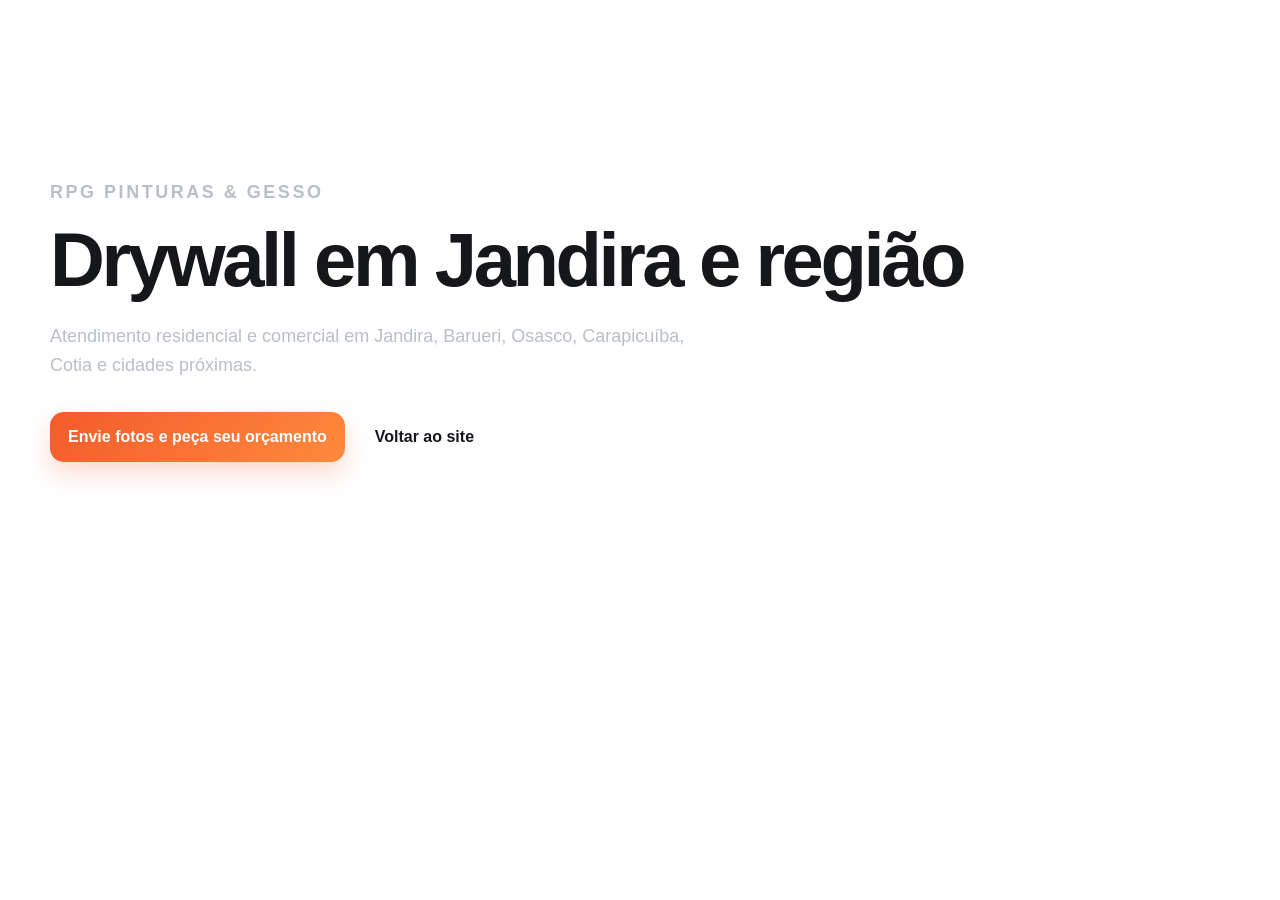
<file: servicos/drywall.html>
<!doctype html><html lang="pt-BR"><head><meta charset="utf-8"><meta name="viewport" content="width=device-width,initial-scale=1">
<title>Drywall em Jandira e Região | RPG Pinturas &amp; Gesso</title><meta name="description" content="Drywall em Jandira, Barueri, Osasco, Carapicuíba, Cotia e região. Peça seu orçamento com a RPG Pinturas & Gesso.">
<link rel="canonical" href="https://rpgpinturas.com.br/servicos/drywall.html"><link rel="stylesheet" href="../css/style.css?v=20260917-growth"></head>
<body><main><section class="hero"><div class="container"><div class="hero-copy"><p class="eyebrow">RPG PINTURAS &amp; GESSO</p><h1>Drywall em Jandira e região</h1>
<p>Atendimento residencial e comercial em Jandira, Barueri, Osasco, Carapicuíba, Cotia e cidades próximas.</p>
<div class="hero-actions"><a class="btn btn-primary" href="https://wa.me/5511930248160?text=Olá,%20gostaria%20de%20um%20orçamento%20para%20Drywall." target="_blank" rel="noopener">Envie fotos e peça seu orçamento</a><a class="btn btn-secondary" href="../index.html">Voltar ao site</a></div>
</div></div></section></main></body></html>
</file>
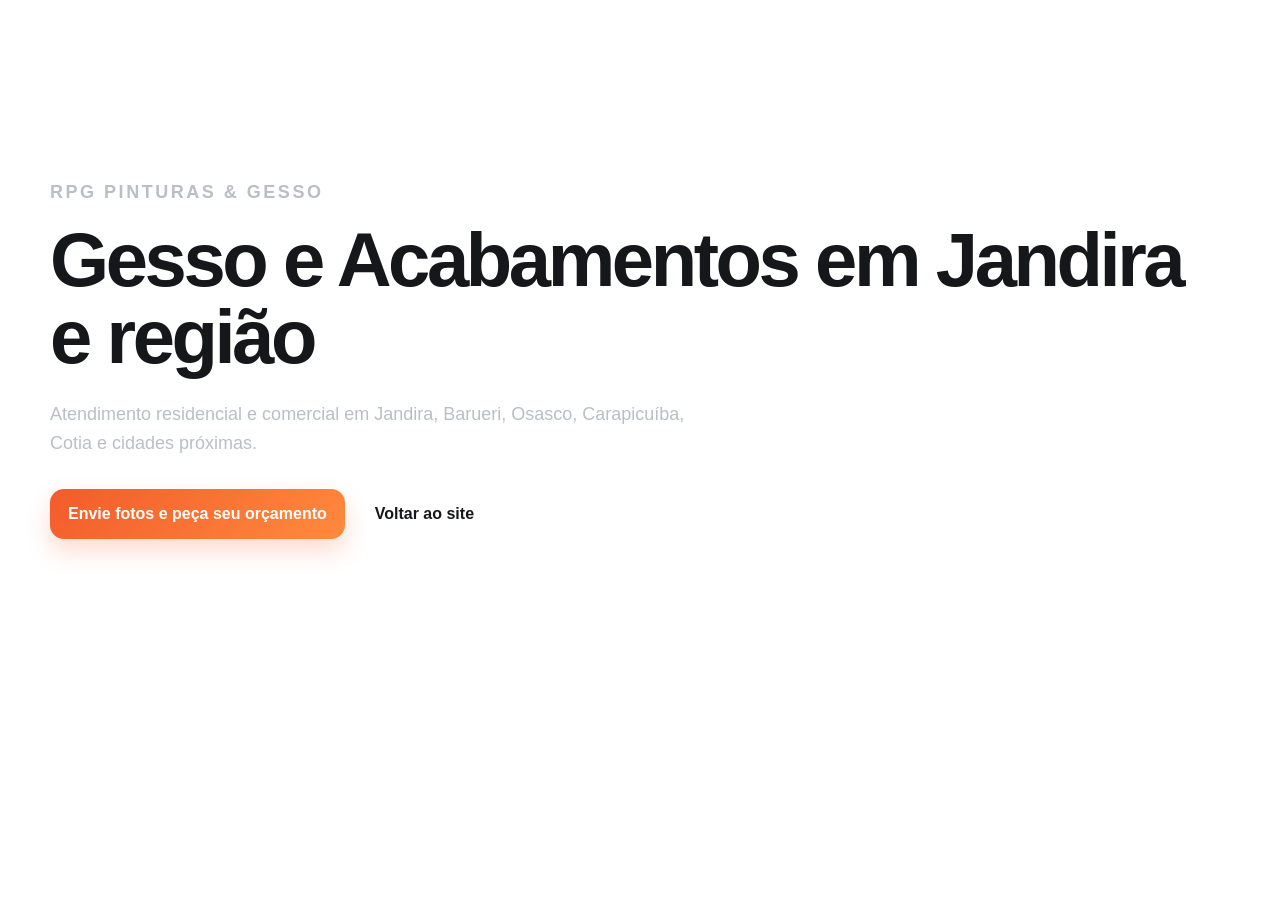
<file: servicos/gesso.html>
<!doctype html><html lang="pt-BR"><head><meta charset="utf-8"><meta name="viewport" content="width=device-width,initial-scale=1">
<title>Gesso e Acabamentos em Jandira e Região | RPG Pinturas &amp; Gesso</title><meta name="description" content="Gesso e Acabamentos em Jandira, Barueri, Osasco, Carapicuíba, Cotia e região. Peça seu orçamento com a RPG Pinturas & Gesso.">
<link rel="canonical" href="https://rpgpinturas.com.br/servicos/gesso.html"><link rel="stylesheet" href="../css/style.css?v=20260917-growth"></head>
<body><main><section class="hero"><div class="container"><div class="hero-copy"><p class="eyebrow">RPG PINTURAS &amp; GESSO</p><h1>Gesso e Acabamentos em Jandira e região</h1>
<p>Atendimento residencial e comercial em Jandira, Barueri, Osasco, Carapicuíba, Cotia e cidades próximas.</p>
<div class="hero-actions"><a class="btn btn-primary" href="https://wa.me/5511930248160?text=Olá,%20gostaria%20de%20um%20orçamento%20para%20Gesso%20e%20Acabamentos." target="_blank" rel="noopener">Envie fotos e peça seu orçamento</a><a class="btn btn-secondary" href="../index.html">Voltar ao site</a></div>
</div></div></section></main></body></html>
</file>
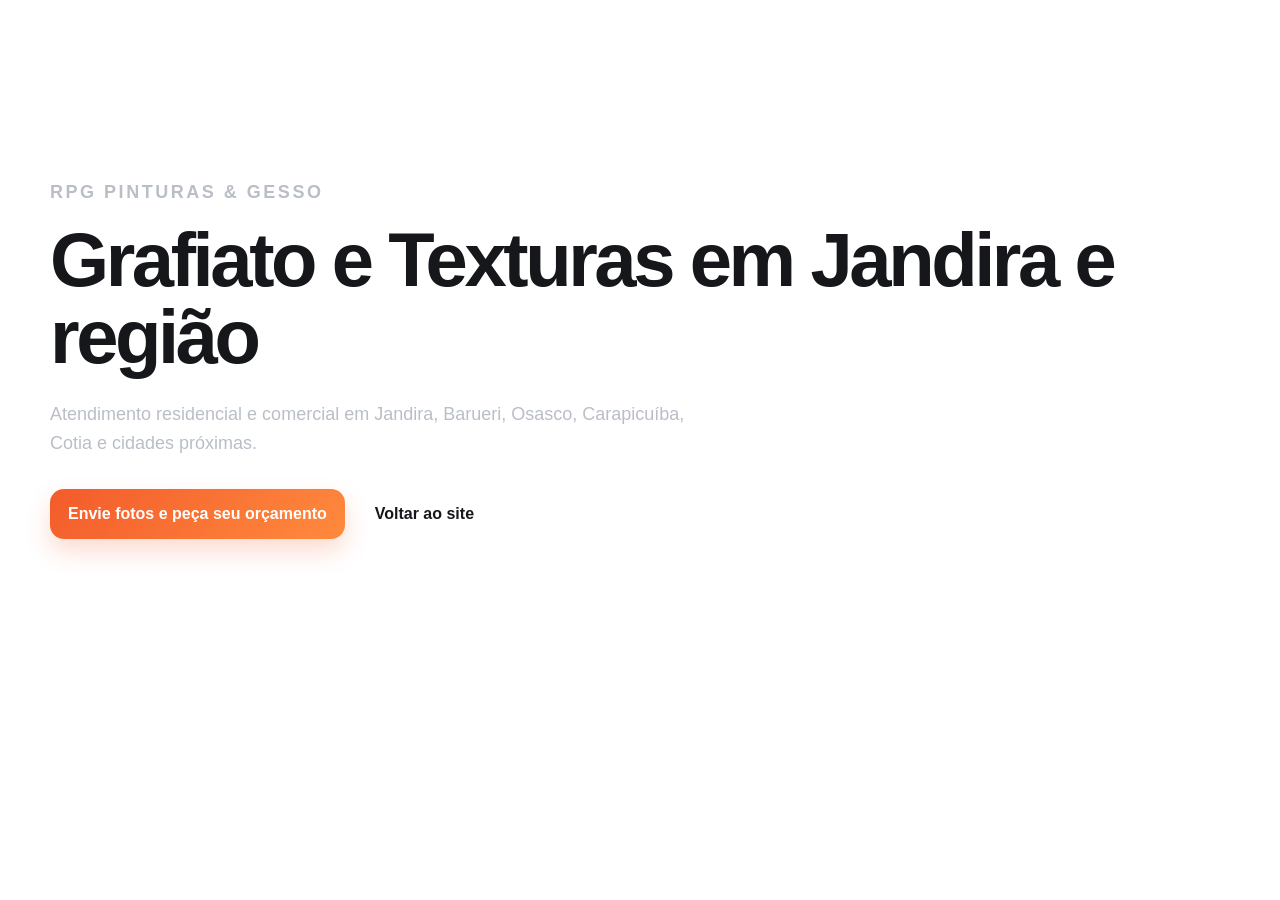
<file: servicos/grafiato.html>
<!doctype html><html lang="pt-BR"><head><meta charset="utf-8"><meta name="viewport" content="width=device-width,initial-scale=1">
<title>Grafiato e Texturas em Jandira e Região | RPG Pinturas &amp; Gesso</title><meta name="description" content="Grafiato e Texturas em Jandira, Barueri, Osasco, Carapicuíba, Cotia e região. Peça seu orçamento com a RPG Pinturas & Gesso.">
<link rel="canonical" href="https://rpgpinturas.com.br/servicos/grafiato.html"><link rel="stylesheet" href="../css/style.css?v=20260917-growth"></head>
<body><main><section class="hero"><div class="container"><div class="hero-copy"><p class="eyebrow">RPG PINTURAS &amp; GESSO</p><h1>Grafiato e Texturas em Jandira e região</h1>
<p>Atendimento residencial e comercial em Jandira, Barueri, Osasco, Carapicuíba, Cotia e cidades próximas.</p>
<div class="hero-actions"><a class="btn btn-primary" href="https://wa.me/5511930248160?text=Olá,%20gostaria%20de%20um%20orçamento%20para%20Grafiato%20e%20Texturas." target="_blank" rel="noopener">Envie fotos e peça seu orçamento</a><a class="btn btn-secondary" href="../index.html">Voltar ao site</a></div>
</div></div></section></main></body></html>
</file>
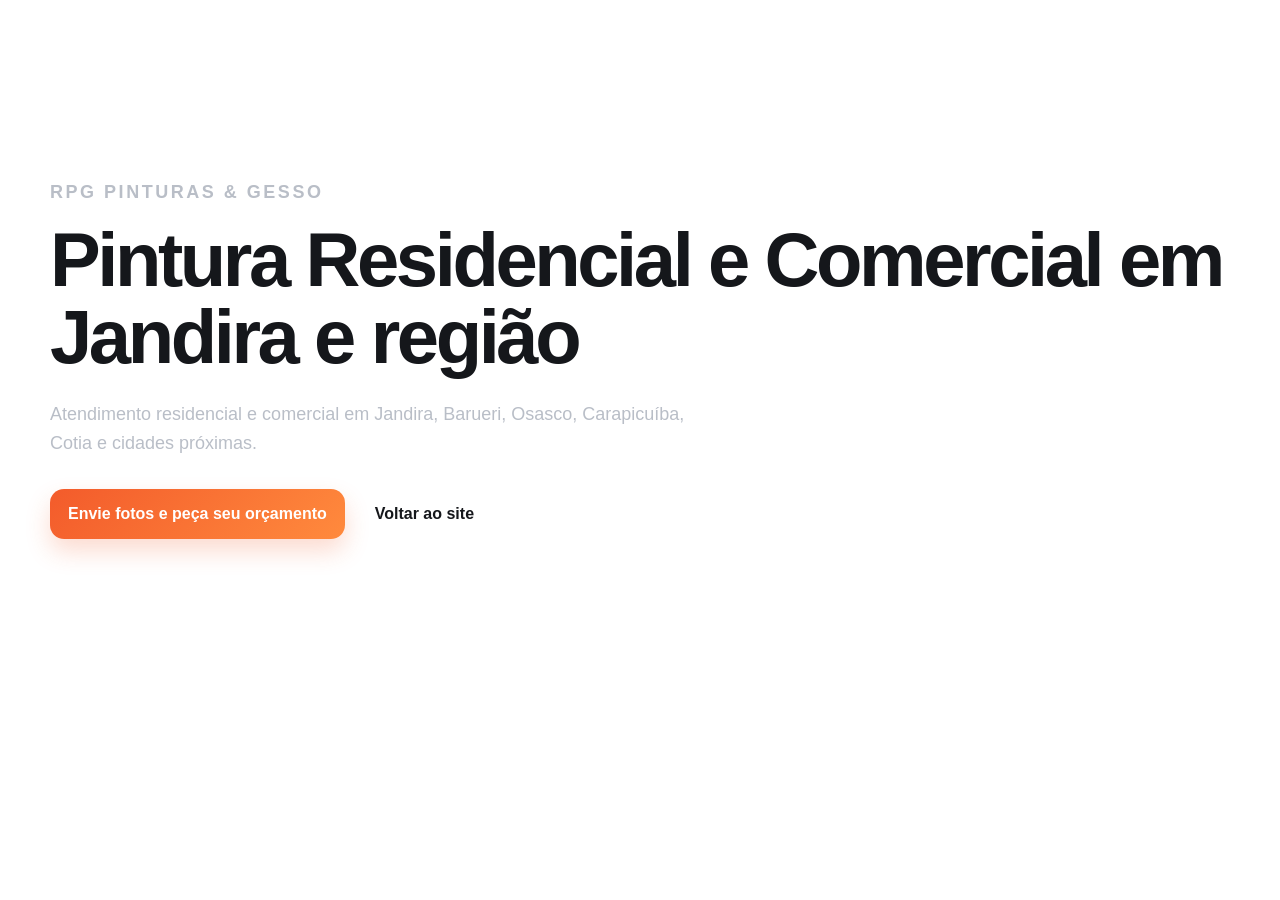
<file: servicos/pintura.html>
<!doctype html><html lang="pt-BR"><head><meta charset="utf-8"><meta name="viewport" content="width=device-width,initial-scale=1">
<title>Pintura Residencial e Comercial em Jandira e Região | RPG Pinturas &amp; Gesso</title><meta name="description" content="Pintura Residencial e Comercial em Jandira, Barueri, Osasco, Carapicuíba, Cotia e região. Peça seu orçamento com a RPG Pinturas & Gesso.">
<link rel="canonical" href="https://rpgpinturas.com.br/servicos/pintura.html"><link rel="stylesheet" href="../css/style.css?v=20260917-growth"></head>
<body><main><section class="hero"><div class="container"><div class="hero-copy"><p class="eyebrow">RPG PINTURAS &amp; GESSO</p><h1>Pintura Residencial e Comercial em Jandira e região</h1>
<p>Atendimento residencial e comercial em Jandira, Barueri, Osasco, Carapicuíba, Cotia e cidades próximas.</p>
<div class="hero-actions"><a class="btn btn-primary" href="https://wa.me/5511930248160?text=Olá,%20gostaria%20de%20um%20orçamento%20para%20Pintura%20Residencial%20e%20Comercial." target="_blank" rel="noopener">Envie fotos e peça seu orçamento</a><a class="btn btn-secondary" href="../index.html">Voltar ao site</a></div>
</div></div></section></main></body></html>
</file>
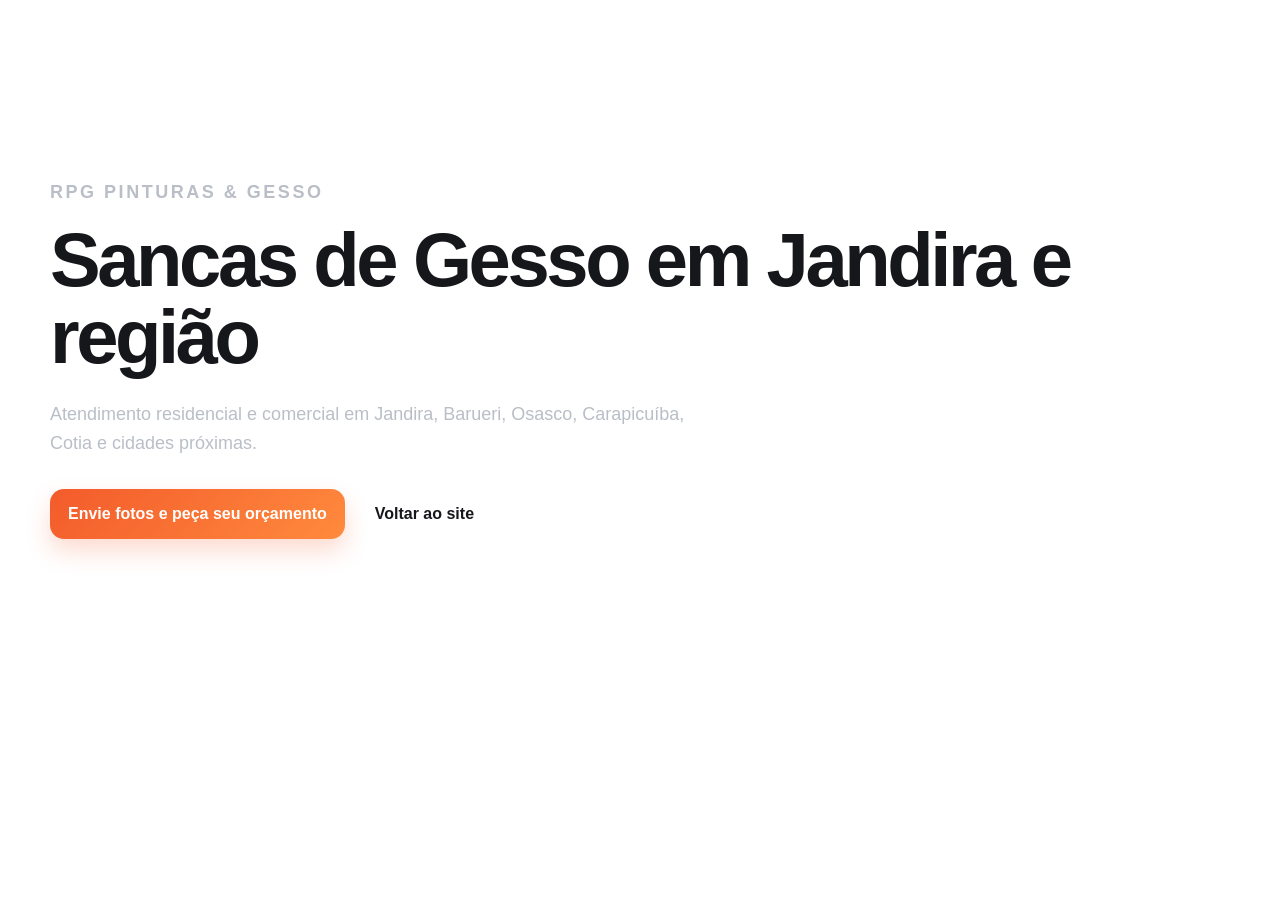
<file: servicos/sancas.html>
<!doctype html><html lang="pt-BR"><head><meta charset="utf-8"><meta name="viewport" content="width=device-width,initial-scale=1">
<title>Sancas de Gesso em Jandira e Região | RPG Pinturas &amp; Gesso</title><meta name="description" content="Sancas de Gesso em Jandira, Barueri, Osasco, Carapicuíba, Cotia e região. Peça seu orçamento com a RPG Pinturas & Gesso.">
<link rel="canonical" href="https://rpgpinturas.com.br/servicos/sancas.html"><link rel="stylesheet" href="../css/style.css?v=20260917-growth"></head>
<body><main><section class="hero"><div class="container"><div class="hero-copy"><p class="eyebrow">RPG PINTURAS &amp; GESSO</p><h1>Sancas de Gesso em Jandira e região</h1>
<p>Atendimento residencial e comercial em Jandira, Barueri, Osasco, Carapicuíba, Cotia e cidades próximas.</p>
<div class="hero-actions"><a class="btn btn-primary" href="https://wa.me/5511930248160?text=Olá,%20gostaria%20de%20um%20orçamento%20para%20Sancas%20de%20Gesso." target="_blank" rel="noopener">Envie fotos e peça seu orçamento</a><a class="btn btn-secondary" href="../index.html">Voltar ao site</a></div>
</div></div></section></main></body></html>
</file>
<file: css/style.css>
:root{--bg:#0f1115;--bg2:#171a20;--text:#15171b;--muted:#70747c;--soft:#f3f4f6;--white:#fff;--accent:#f35b2b;--accent2:#ff8a3d;--line:#e4e6e9;--radius:22px;--shadow:0 18px 45px rgba(15,17,21,.12)}*{box-sizing:border-box}html{scroll-behavior:smooth}body{margin:0;font-family:Manrope,Arial,sans-serif;color:var(--text);background:#fff;line-height:1.6}a{text-decoration:none;color:inherit}.container{width:min(1180px,calc(100% - 40px));margin:auto}.site-header{position:fixed;top:0;left:0;right:0;z-index:50;background:rgba(15,17,21,.74);backdrop-filter:blur(14px);border-bottom:1px solid rgba(255,255,255,.08);transition:.3s}.site-header.scrolled{background:rgba(15,17,21,.96)}.nav-wrap{height:82px;display:flex;align-items:center;gap:26px}.brand{display:flex;align-items:center;gap:10px;color:white;min-width:max-content}.brand-mark{display:grid;place-items:center;width:48px;height:48px;background:linear-gradient(135deg,var(--accent),var(--accent2));font:900 17px Montserrat;border-radius:13px;box-shadow:0 8px 20px rgba(243,91,43,.28)}.brand strong{display:block;font:800 16px Montserrat;line-height:1}.brand small{font-size:11px;opacity:.75;text-transform:uppercase;letter-spacing:.12em}.nav{display:flex;gap:25px;margin-left:auto;color:#d8dbe0;font-size:14px;font-weight:700}.nav a:hover{color:#fff}.btn{display:inline-flex;align-items:center;justify-content:center;border:none;border-radius:14px;padding:12px 18px;font-weight:800;cursor:pointer;transition:.25s;font-family:inherit}.btn:hover{transform:translateY(-2px)}.btn-primary{background:linear-gradient(135deg,var(--accent),var(--accent2));color:white;box-shadow:0 12px 24px rgba(243,91,43,.22)}.btn-ghost{color:#fff;border:1px solid rgba(255,255,255,.22);background:rgba(255,255,255,.04)}.btn-light{background:#fff;color:#16181c}.btn-lg{padding:15px 22px;border-radius:16px}.menu-toggle{display:none;background:none;border:0;color:#fff;font-size:26px}.section-dark{background:var(--bg);color:#fff}.hero{position:relative;min-height:760px;padding:160px 0 90px;overflow:hidden}.hero-grid{display:grid;grid-template-columns:1.05fr .95fr;gap:70px;align-items:center}.hero-glow{position:absolute;border-radius:50%;filter:blur(12px);opacity:.4}.hero-glow-1{width:420px;height:420px;background:#6f2d1b;top:-120px;right:-120px}.hero-glow-2{width:260px;height:260px;background:#26364b;bottom:-80px;left:25%}.eyebrow{display:inline-block;color:#ffad83;font-size:12px;font-weight:800;letter-spacing:.14em;text-transform:uppercase;margin-bottom:14px}.eyebrow.dark{color:#c54722}.hero h1,.section h2,.cta-band h2{font-family:Montserrat,sans-serif}.hero h1{font-size:clamp(44px,6vw,76px);line-height:1.02;margin:0 0 24px;letter-spacing:-.045em}.hero h1 span{color:#ff8358}.hero-copy>p{font-size:18px;color:#b9bec7;max-width:660px}.hero-actions{display:flex;gap:12px;margin:32px 0}.trust-row{display:flex;gap:18px;flex-wrap:wrap;color:#c7cbd2;font-size:13px}.hero-visual{position:relative}.photo-card{border-radius:28px;min-height:480px;background:linear-gradient(145deg,#262a31,#171a20);border:1px solid rgba(255,255,255,.12);box-shadow:0 30px 80px rgba(0,0,0,.3);display:flex;flex-direction:column;justify-content:center;align-items:center;text-align:center;padding:30px;color:#bfc4ca;overflow:hidden;position:relative}.photo-card:before{content:"";position:absolute;inset:0;background:linear-gradient(135deg,transparent 45%,rgba(243,91,43,.12))}.photo-label{position:absolute;top:22px;left:22px;border:1px solid rgba(255,255,255,.14);padding:7px 10px;border-radius:999px;font-size:10px;letter-spacing:.12em}.photo-icon{font-size:82px;filter:grayscale(1);opacity:.8}.floating-badge{position:absolute;left:-38px;bottom:30px;width:210px;padding:18px;background:#fff;color:#17191d;border-radius:18px;box-shadow:var(--shadow)}.floating-badge strong{font:900 22px Montserrat;color:var(--accent);display:block}.floating-badge span{font-size:12px;font-weight:700}.stats-strip{background:#fff;border-bottom:1px solid var(--line)}.stats-grid{display:grid;grid-template-columns:repeat(4,1fr);padding:28px 0}.stats-grid div{padding:0 25px;border-right:1px solid var(--line)}.stats-grid div:last-child{border:0}.stats-grid strong{display:block;font:800 22px Montserrat}.stats-grid span{font-size:12px;color:var(--muted)}.section{padding:100px 0}.section-soft{background:var(--soft)}.section-heading{max-width:760px;margin-bottom:45px}.section-heading h2,.split-grid h2,.quote-copy h2{font:800 clamp(32px,4vw,48px) Montserrat;line-height:1.1;letter-spacing:-.03em;margin:0 0 14px}.section-heading p,.quote-copy>p{color:var(--muted)}.inline-heading{max-width:none;display:flex;align-items:end;justify-content:space-between;gap:50px}.inline-heading p{max-width:420px}.service-grid{display:grid;grid-template-columns:repeat(3,1fr);gap:18px}.service-card{background:#fff;border:1px solid var(--line);border-radius:var(--radius);padding:28px;transition:.3s}.service-card:hover{transform:translateY(-7px);box-shadow:var(--shadow);border-color:#ffd4c4}.service-icon{width:52px;height:52px;display:grid;place-items:center;border-radius:15px;background:#fff1ea;font-size:25px}.service-card h3{font:800 20px Montserrat;margin:18px 0 8px}.service-card p{color:var(--muted);font-size:14px}.service-link{display:inline-block;margin-top:10px;color:#d84a20;font-weight:800}.portfolio-grid{display:grid;grid-template-columns:1.25fr .75fr .75fr;gap:18px}.portfolio-card{margin:0}.portfolio-card.wide{grid-row:span 2}.placeholder{height:260px;border-radius:var(--radius);padding:22px;display:flex;flex-direction:column;justify-content:end;color:#fff;box-shadow:inset 0 -80px 90px rgba(0,0,0,.45);background-size:cover}.wide .placeholder{height:538px}.p1{background:linear-gradient(135deg,#5b6878,#20252c)}.p2{background:linear-gradient(135deg,#c46a46,#3b302d)}.p3{background:linear-gradient(135deg,#6b7775,#26302f)}.p4{background:linear-gradient(135deg,#8b8176,#302d2b)}.placeholder span{font-size:10px;letter-spacing:.14em;font-weight:900}.placeholder b{font:800 22px Montserrat}.portfolio-card figcaption{padding:10px 4px;color:#575c64;font-weight:700;font-size:13px}.split-grid{display:grid;grid-template-columns:.9fr 1.1fr;gap:80px;align-items:start}.muted{color:#aeb3bc}.feature-list{display:grid;gap:10px}.feature-list>div{display:grid;grid-template-columns:55px 1fr;gap:18px;padding:22px;border:1px solid rgba(255,255,255,.11);border-radius:18px;background:rgba(255,255,255,.035)}.feature-list>div>span{color:#ff9b73;font-weight:900}.feature-list h3{margin:0 0 6px;font:800 17px Montserrat}.feature-list p{margin:0;color:#abb0b8;font-size:13px}.quote-grid{display:grid;grid-template-columns:.9fr 1.1fr;gap:80px;align-items:center}.contact-card{margin-top:30px;background:var(--bg);color:#fff;padding:24px;border-radius:18px}.contact-card small,.contact-card span{display:block;color:#b8bdc4}.contact-card strong{display:block;font:800 24px Montserrat;margin:4px 0}.quote-form{background:#fff;border:1px solid var(--line);padding:30px;border-radius:24px;box-shadow:var(--shadow);display:grid;gap:16px}.quote-form label{font-size:12px;font-weight:800;color:#494e55}.quote-form input,.quote-form select,.quote-form textarea{width:100%;margin-top:6px;padding:14px 15px;border:1px solid #dfe2e6;border-radius:12px;font:500 14px Manrope;outline:none;background:#fafafa}.quote-form input:focus,.quote-form select:focus,.quote-form textarea:focus{border-color:#f39779;background:#fff}.two-cols{display:grid;grid-template-columns:1fr 1fr;gap:12px}.area-result{padding:13px 15px;background:#fff5f0;border-radius:12px;color:#8f351c;font-size:13px}.full{width:100%}.cta-band{background:linear-gradient(135deg,#e84d21,#ff7b3f);color:#fff;padding:55px 0}.cta-grid{display:flex;justify-content:space-between;align-items:center;gap:30px}.cta-band h2{margin:0;font-size:36px}.cta-band .eyebrow{color:#ffe1d5}footer{background:#0b0d10;color:#b4b8bf;padding:48px 0}.footer-grid{display:grid;grid-template-columns:1fr 1fr 1fr;align-items:center;gap:30px}.footer-brand{width:max-content}.footer-grid p{font-size:13px}.footer-right{text-align:right}.footer-right a{color:#fff}.whatsapp-float{position:fixed;right:22px;bottom:22px;width:58px;height:58px;border-radius:50%;display:grid;place-items:center;background:#25d366;color:white;font-size:25px;box-shadow:0 12px 28px rgba(0,0,0,.22);z-index:45}.reveal{opacity:0;transform:translateY(16px);transition:opacity .65s ease,transform .65s ease}.reveal.visible{opacity:1;transform:none}@media(max-width:900px){.nav,.nav-cta{display:none}.menu-toggle{display:block;margin-left:auto}.nav.open{position:absolute;top:82px;left:0;right:0;background:#101217;display:flex;flex-direction:column;padding:22px 30px;border-top:1px solid rgba(255,255,255,.08)}.hero{padding-top:130px}.hero-grid,.split-grid,.quote-grid{grid-template-columns:1fr;gap:45px}.hero-visual{max-width:640px}.floating-badge{left:15px}.stats-grid{grid-template-columns:1fr 1fr}.stats-grid div:nth-child(2){border-right:0}.stats-grid div{padding:14px 18px}.service-grid{grid-template-columns:1fr 1fr}.portfolio-grid{grid-template-columns:1fr 1fr}.portfolio-card.wide{grid-column:span 2;grid-row:auto}.wide .placeholder{height:360px}.inline-heading{display:block}.cta-grid{display:block}.cta-grid .btn{margin-top:24px}.footer-grid{grid-template-columns:1fr}.footer-right{text-align:left}}@media(max-width:600px){.container{width:min(100% - 28px,1180px)}.nav-wrap{height:72px}.hero{min-height:auto;padding:115px 0 65px}.hero h1{font-size:43px}.hero-actions{flex-direction:column}.hero-actions .btn{width:100%}.trust-row{display:grid;gap:7px}.photo-card{min-height:350px}.floating-badge{bottom:15px;width:185px}.stats-grid{grid-template-columns:1fr 1fr}.stats-grid strong{font-size:17px}.section{padding:72px 0}.service-grid{grid-template-columns:1fr}.portfolio-grid{grid-template-columns:1fr}.portfolio-card.wide{grid-column:auto}.wide .placeholder,.placeholder{height:300px}.two-cols{grid-template-columns:1fr}.quote-form{padding:20px}.cta-band h2{font-size:30px}.footer-grid{gap:10px}}.local-section{background:#fff}.city-grid{display:grid;grid-template-columns:repeat(5,1fr);gap:16px}.city-card{display:block;background:linear-gradient(180deg,#fff,#fafafa);border:1px solid var(--line);border-radius:20px;padding:24px;color:var(--text);transition:.3s;min-height:210px}.city-card:hover{transform:translateY(-6px);box-shadow:var(--shadow);border-color:#ffd2c2}.city-card>span{font-size:10px;text-transform:uppercase;letter-spacing:.12em;font-weight:800;color:#c54722}.city-card h3{font:800 25px Montserrat;margin:12px 0 8px}.city-card p{font-size:13px;color:var(--muted);min-height:58px}.city-card b{font-size:12px;color:#d84a20}.region-note{margin-top:22px;color:var(--muted);font-size:13px}.faq-grid{display:grid;grid-template-columns:repeat(3,1fr);gap:18px}.faq-card{background:#fff;border:1px solid var(--line);border-radius:20px;padding:25px}.faq-card h3{font:800 18px Montserrat;margin:0 0 10px}.faq-card p{color:var(--muted);font-size:14px;margin:0}.local-hero{padding:155px 0 85px}.local-page-grid{display:grid;grid-template-columns:1.05fr .95fr;gap:60px;align-items:center}.local-page-hero h1{font:800 clamp(40px,5vw,64px) Montserrat;line-height:1.03;letter-spacing:-.04em;margin:0 0 22px}.local-page-hero h1 span{color:#ff8358}.local-page-hero p{color:#b9bec7;font-size:17px;max-width:680px}.local-service-list{display:grid;grid-template-columns:repeat(2,1fr);gap:14px}.local-service-item{background:#fff;border:1px solid var(--line);border-radius:18px;padding:20px}.local-service-item h3{font:800 17px Montserrat;margin:0 0 7px}.local-service-item p{font-size:13px;color:var(--muted);margin:0}.breadcrumbs{font-size:12px;color:#8f949d;margin-bottom:18px}.breadcrumbs a{color:#ffad83}.city-links{display:flex;flex-wrap:wrap;gap:10px;margin-top:20px}.city-links a{border:1px solid var(--line);border-radius:999px;padding:8px 12px;font-size:12px;font-weight:800;color:#565b63;background:#fff}.city-links a:hover{border-color:#f39779;color:#c54722}.local-cta-box{background:#111317;color:#fff;border-radius:24px;padding:30px}.local-cta-box h2{font:800 30px Montserrat;margin:0 0 12px}.local-cta-box p{color:#b7bbc3}.seo-copy{max-width:850px}.seo-copy h2{font:800 32px Montserrat}.seo-copy p{color:#60656d;line-height:1.75}@media(max-width:1000px){.city-grid{grid-template-columns:repeat(2,1fr)}.faq-grid{grid-template-columns:1fr}.local-page-grid{grid-template-columns:1fr}}@media(max-width:600px){.city-grid{grid-template-columns:1fr}.local-service-list{grid-template-columns:1fr}.local-hero{padding:120px 0 65px}}.brand-logo{display:block;width:98px;height:66px;object-fit:contain;background:#fff;border-radius:2px}.footer-logo{width:110px;height:auto}.hero-photo{padding:0;justify-content:stretch}.hero-photo img{width:100%;height:100%;min-height:480px;object-fit:cover;display:block;opacity:.86}.photo-source{position:absolute;right:18px;bottom:16px;background:rgba(15,17,21,.7);color:#ddd;font-size:9px;padding:5px 8px;border-radius:999px}.portfolio-image-wrap{height:260px;border-radius:var(--radius);overflow:hidden;position:relative;background:#ddd;cursor:zoom-in}.portfolio-card.wide .portfolio-image-wrap{height:538px}.portfolio-image{display:block;width:100%;height:100%;object-fit:cover;transition:transform .45s ease}.portfolio-card:hover .portfolio-image{transform:scale(1.045)}.portfolio-tag,.zoom-hint{position:absolute;z-index:2;bottom:16px;padding:6px 9px;border-radius:999px;font-size:9px;font-weight:900;letter-spacing:.1em;color:#fff;background:rgba(15,17,21,.78)}.portfolio-tag{left:15px}.zoom-hint{right:15px}.portfolio-card figcaption{display:flex;flex-direction:column;gap:2px}.portfolio-card figcaption span{font-weight:500;color:#777c84}.portfolio-note{color:#8a8f96;font-size:11px;margin-top:14px}.lightbox{position:fixed;inset:0;z-index:100;background:rgba(5,7,10,.93);display:none;align-items:center;justify-content:center;flex-direction:column;padding:30px}.lightbox.open{display:flex}.lightbox img{max-width:min(1100px,92vw);max-height:78vh;border-radius:18px;box-shadow:0 30px 80px rgba(0,0,0,.45)}.lightbox p{color:#fff;font-weight:800}.lightbox-close{position:fixed;top:24px;right:30px;border:0;background:transparent;color:#fff;font-size:42px;cursor:pointer}.quote-form select{appearance:auto}@media(max-width:900px){.brand-logo{width:85px;height:58px}.portfolio-card.wide .portfolio-image-wrap{height:360px}}@media(max-width:600px){.brand-logo{width:76px;height:52px}.portfolio-card.wide .portfolio-image-wrap,.portfolio-image-wrap{height:300px}.hero-photo img{min-height:350px}}.portfolio-grid-real{grid-template-columns:1.15fr .85fr .85fr}.process-block{margin-top:72px;padding-top:56px;border-top:1px solid var(--line)}.process-grid{display:grid;grid-template-columns:1fr 1fr;gap:22px}.process-card{margin:0;background:#fff;border:1px solid var(--line);border-radius:var(--radius);overflow:hidden}.process-card .portfolio-image-wrap{height:390px;border-radius:0}.process-card figcaption{padding:18px 20px;display:flex;flex-direction:column;gap:4px}.process-card figcaption strong{font:800 18px Montserrat}.process-card figcaption span{font-size:13px;color:var(--muted)}@media(max-width:900px){.portfolio-grid-real{grid-template-columns:1fr 1fr}.process-grid{grid-template-columns:1fr}}@media(max-width:600px){.portfolio-grid-real{grid-template-columns:1fr}.portfolio-grid-real .portfolio-card.wide{grid-column:auto}.process-card .portfolio-image-wrap{height:300px}}
/* FASE 2.5 CLS */
img{max-width:100%;height:auto}.hero-photo{aspect-ratio:640/506;overflow:hidden}.hero-photo img{width:100%;height:100%;object-fit:cover}.portfolio-image-wrap{contain:layout paint}.footer-logo{height:auto}
@media(max-width:600px){.hero-photo{aspect-ratio:640/506}}

/* PORTFOLIO COMERCIAL RPG */
.commercial-showcase{background:linear-gradient(180deg,#fff 0%,#f7f8fa 100%)}
.commercial-heading{max-width:760px;margin-left:auto;margin-right:auto;text-align:center}
.commercial-banner{display:block;width:min(760px,100%);margin:32px auto 0;border-radius:24px;overflow:hidden;background:#081a2e;box-shadow:0 24px 60px rgba(8,26,46,.16);transition:transform .25s ease,box-shadow .25s ease}
.commercial-banner:hover{transform:translateY(-4px);box-shadow:0 30px 70px rgba(8,26,46,.22)}
.commercial-banner img{display:block;width:100%;height:auto;aspect-ratio:2/3;object-fit:contain}
.commercial-actions{display:flex;justify-content:center;gap:12px;margin-top:24px;flex-wrap:wrap}
.commercial-secondary{background:#fff;border:1px solid var(--line);color:#1b2028}
@media(max-width:600px){.commercial-banner{border-radius:18px;margin-top:22px}.commercial-actions{display:grid;grid-template-columns:1fr}.commercial-actions .btn{width:100%}}


/* MOBILE CENTRALIZATION FIX */
html,body{width:100%;max-width:100%;overflow-x:hidden}
.hero-grid,.hero-copy,.hero-visual,.section-heading,.quote-grid>*,.split-grid>*,.cta-grid>*,.footer-grid>*{min-width:0}
@media(max-width:600px){
 .container{width:100%;max-width:100%;padding-left:20px;padding-right:20px;margin-left:auto;margin-right:auto}
 .hero{width:100%;padding:112px 0 58px;overflow:hidden}
 .hero-grid{display:block;width:100%}
 .hero-copy{width:100%;max-width:100%}
 .hero .eyebrow{display:block;max-width:100%;font-size:11px;line-height:1.55;letter-spacing:.10em;overflow-wrap:anywhere}
 .hero h1{width:100%;max-width:100%;font-size:clamp(38px,11.2vw,48px);line-height:1.04;letter-spacing:-.045em;word-break:normal;overflow-wrap:normal;margin-bottom:22px}
 .hero-copy>p{width:100%;max-width:100%;font-size:17px;line-height:1.7;overflow-wrap:break-word}
 .hero-actions{width:100%;display:grid;grid-template-columns:1fr;gap:12px;margin:28px 0}
 .hero-actions .btn{width:100%;max-width:100%;min-height:58px;white-space:normal;text-align:center}
 .hero-visual,.photo-card{width:100%;max-width:100%}
 .hero-visual{margin-top:38px}
 .floating-badge{max-width:calc(100% - 30px)}
 .section-heading h2,.split-grid h2,.quote-copy h2{font-size:clamp(30px,9vw,40px);overflow-wrap:break-word}
 .commercial-banner{width:100%;max-width:100%;border-radius:16px}
 .rpg-carousel-section .container{padding-left:14px;padding-right:14px}
 .rpg-carousel{width:100%;max-width:100%}
 .rpg-car-head{padding:0 6px}
 .rpg-car-head h2{font-size:clamp(28px,8vw,36px);line-height:1.12}
 .rpg-car-cta .btn{width:100%;white-space:normal}
 .whatsapp-float{right:16px;bottom:18px}
}

.conversion-trust{display:flex;flex-wrap:wrap;gap:10px 18px;margin:10px 0 24px;color:#d8dbe1;font-size:.92rem}
@media(max-width:600px){.conversion-trust{display:grid;grid-template-columns:1fr;gap:8px}}

/* Registros reais: capas leves, proporções reservadas e controles nativos. */
.completed-work-grid{display:grid;grid-template-columns:1.15fr 1fr 1fr;gap:22px;align-items:start;margin-bottom:28px}
.completed-work-card{margin:0;min-width:0;background:var(--white);border:1px solid var(--line);border-radius:var(--radius);overflow:hidden}
.completed-work-card video{display:block;width:100%;height:auto;aspect-ratio:9/16;object-fit:contain;background:#171a20}
.completed-work-photo{display:block;position:relative}
.completed-work-photo img{display:block;width:100%;height:auto;aspect-ratio:16/9;object-fit:contain}
.completed-work-tag{position:absolute;left:14px;bottom:14px;padding:6px 10px;border-radius:999px;color:#fff;background:#171a20;font-size:11px;font-weight:800}
.completed-work-card figcaption{padding:20px}
.completed-work-card h3{font:800 18px/1.4 Montserrat,Arial,sans-serif;margin:6px 0 10px}
.completed-work-card p{font-size:14px;color:#565d67;margin:0}
.completed-work-location{font-size:12px;font-weight:800;color:#a13c1d}
.completed-work-download{display:inline-block;margin-top:14px;font-size:13px;font-weight:800;text-decoration:underline;text-underline-offset:3px}
.completed-work-cta{display:flex;align-items:center;justify-content:space-between;gap:20px;margin:0 0 48px;padding:22px;border:1px solid var(--line);border-radius:var(--radius);background:#fff}
.completed-work-cta p{margin:0}
.completed-work-card a:focus-visible,.completed-work-card video:focus-visible,.completed-work-cta a:focus-visible{outline:3px solid #a13c1d;outline-offset:-4px}
@media(max-width:900px){.completed-work-grid{grid-template-columns:1fr 1fr}.completed-work-card:first-child{grid-column:1/-1}.completed-work-photo img{max-height:480px}}
@media(max-width:600px){.completed-work-grid{grid-template-columns:1fr}.completed-work-card video{max-height:70vh}.completed-work-cta{align-items:stretch;flex-direction:column}.completed-work-card figcaption{padding:18px}}
</file>
